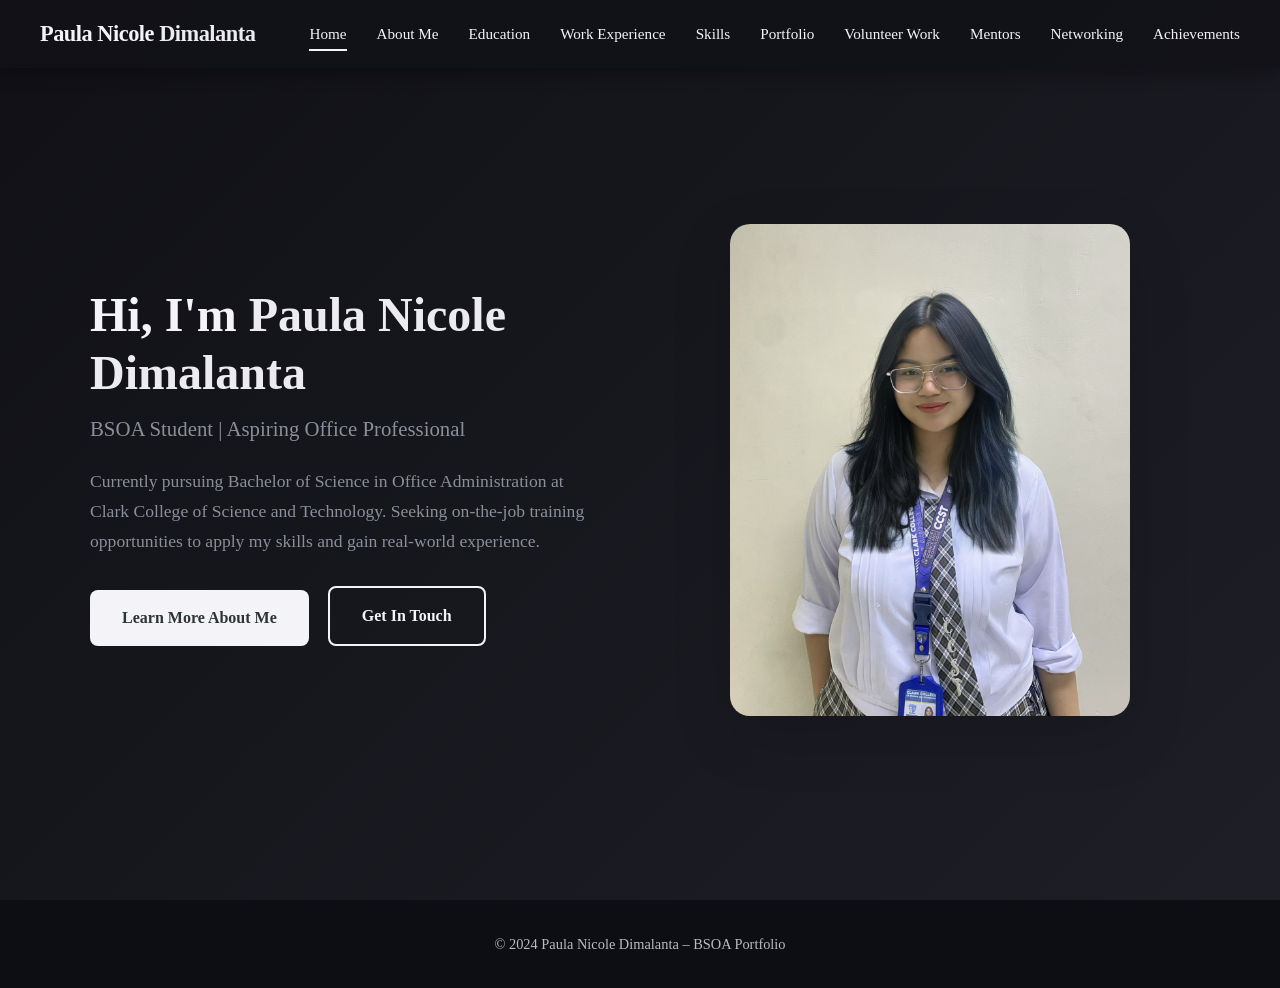
<file: index.html>
<!DOCTYPE html>
<html lang="en">
<head>
    <meta charset="UTF-8">
    <meta name="viewport" content="width=device-width, initial-scale=1.0">
    <title>Paula Nicole Dimalanta - BSOA Portfolio</title>
    <link rel="stylesheet" href="css/style.css">
    <link rel="stylesheet" href="css/fullscreen-ripple.css">
    <link href='https://unpkg.com/boxicons@2.1.4/css/boxicons.min.css' rel='stylesheet'>
</head>
<body class="no-button-animation">

    <header class="navbar">
        <a href="index.html" class="logo">Paula Nicole <span>Dimalanta</span></a>
        <i class='bx bx-menu' id="menu-icon"></i>
        <nav class="navbar-links">
            <a href="index.html" class="active">Home</a>
            <a href="about.html">About Me</a>
            <a href="education.html">Education</a>
            <a href="workexperiences.html">Work Experience</a>
            <a href="skills.html">Skills</a>
            <a href="portfolio.html">Portfolio</a>
            <a href="volunteer.html">Volunteer Work</a>
            <a href="mentors.html">Mentors</a>
            <a href="networking.html">Networking</a>
            <a href="achievements.html">Achievements</a>
        </nav>
    </header>
    
    <section class="hero-section">
        <div class="hero-content">
            <div class="hero-text">
                <h1>Hi, I'm <span>Paula Nicole Dimalanta</span></h1>
                <p class="tagline">BSOA Student | Aspiring Office Professional</p>
                <p class="subtitle">Currently pursuing Bachelor of Science in Office Administration at Clark College of Science and Technology. Seeking on-the-job training opportunities to apply my skills and gain real-world experience.</p>
                <a href="about.html" class="btn">Learn More About Me</a>
                <a href="contact.html" class="btn btn-outline">Get In Touch</a>
            </div>
            <div class="hero-image">
                <img src="images/paula.jpg" alt="Paula Nicole Dimalanta Graduation Photo">
            </div>
        </div>
    </section>

    <footer>
        <p>&copy; 2024 Paula Nicole Dimalanta – BSOA Portfolio</p>
    </footer>

    <script src="script.js"></script>
</body>
</html>
</file>
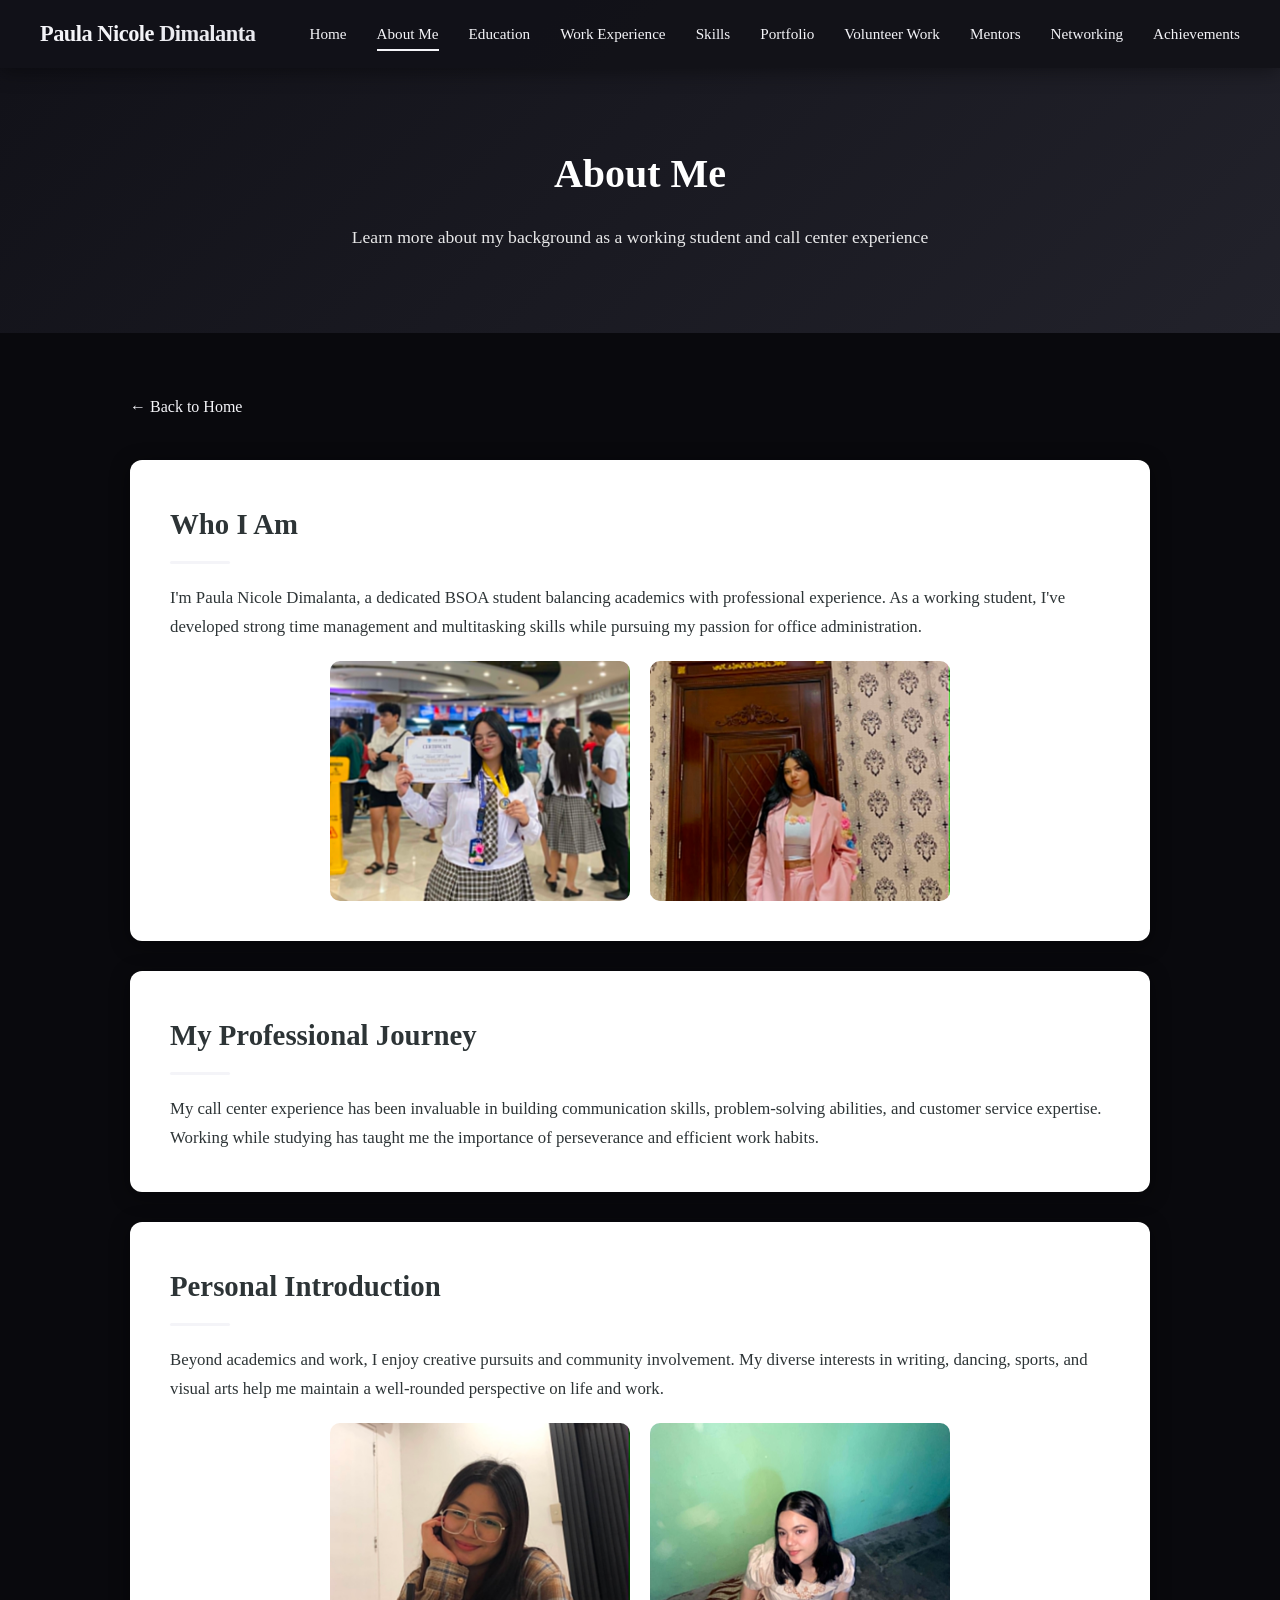
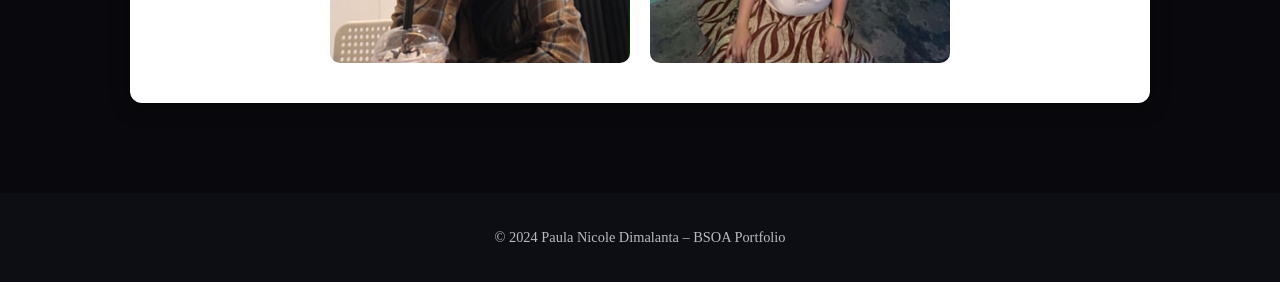
<file: about.html>
<!DOCTYPE html>
<html lang="en">
<head>
    <meta charset="UTF-8">
    <meta name="viewport" content="width=device-width, initial-scale=1.0">
    <title>About Me - Paula Nicole Dimalanta</title>
    <link rel="stylesheet" href="css/style.css">
    <link href='https://unpkg.com/boxicons@2.1.4/css/boxicons.min.css' rel='stylesheet'>
</head>
<body>

    <header class="navbar">
        <a href="index.html" class="logo">Paula Nicole <span>Dimalanta</span></a>
        <i class='bx bx-menu' id="menu-icon"></i>
        <nav class="navbar-links">
            <a href="index.html">Home</a>
            <a href="about.html" class="active">About Me</a>
            <a href="education.html">Education</a>
            <a href="workexperiences.html">Work Experience</a>
            <a href="skills.html">Skills</a>
            <a href="portfolio.html">Portfolio</a>
            <a href="volunteer.html">Volunteer Work</a>
            <a href="mentors.html">Mentors</a>
            <a href="networking.html">Networking</a>
            <a href="achievements.html">Achievements</a>
        </nav>
    </header>

    <header class="page-header">
        <h1>About Me</h1>
        <p>Learn more about my background as a working student and call center experience</p>
    </header>

    <main class="main-content">
        <a href="index.html" class="back-link">← Back to Home</a>
        
        <div class="content-section">
            <h2>Who I Am</h2>
            <p>I'm Paula Nicole Dimalanta, a dedicated BSOA student balancing academics with professional experience. As a working student, I've developed strong time management and multitasking skills while pursuing my passion for office administration.</p>
            <div style="display: flex; gap: 20px; flex-wrap: wrap; justify-content: center; margin-top: 20px;">
                <img src="images/paulaa.jfif" alt="Call Center Work Experience" style="max-width: 300px; border-radius: 10px;">
                <img src="images/paulaaa.jfif" alt="Call Center Experience" style="max-width: 300px; border-radius: 10px;">
            </div>
        </div>

        <div class="content-section">
            <h2>My Professional Journey</h2>
            <p>My call center experience has been invaluable in building communication skills, problem-solving abilities, and customer service expertise. Working while studying has taught me the importance of perseverance and efficient work habits.</p>
        </div>

        <div class="content-section">
            <h2>Personal Introduction</h2>
            <p>Beyond academics and work, I enjoy creative pursuits and community involvement. My diverse interests in writing, dancing, sports, and visual arts help me maintain a well-rounded perspective on life and work.</p>
            <div style="display: flex; gap: 20px; flex-wrap: wrap; justify-content: center; margin-top: 20px;">
                <img src="images/paula3.jfif" alt="Call Center Work Experience" style="max-width: 300px; border-radius: 10px;">
                <img src="images/paula4.jfif" alt="Call Center Experience" style="max-width: 300px; border-radius: 10px;">
            </div>
        </div>
    </main>
    <footer>
        <p>&copy; 2024 Paula Nicole Dimalanta – BSOA Portfolio</p>
    </footer>
    <script src="script.js"></script>
</body>
</html>
</file>
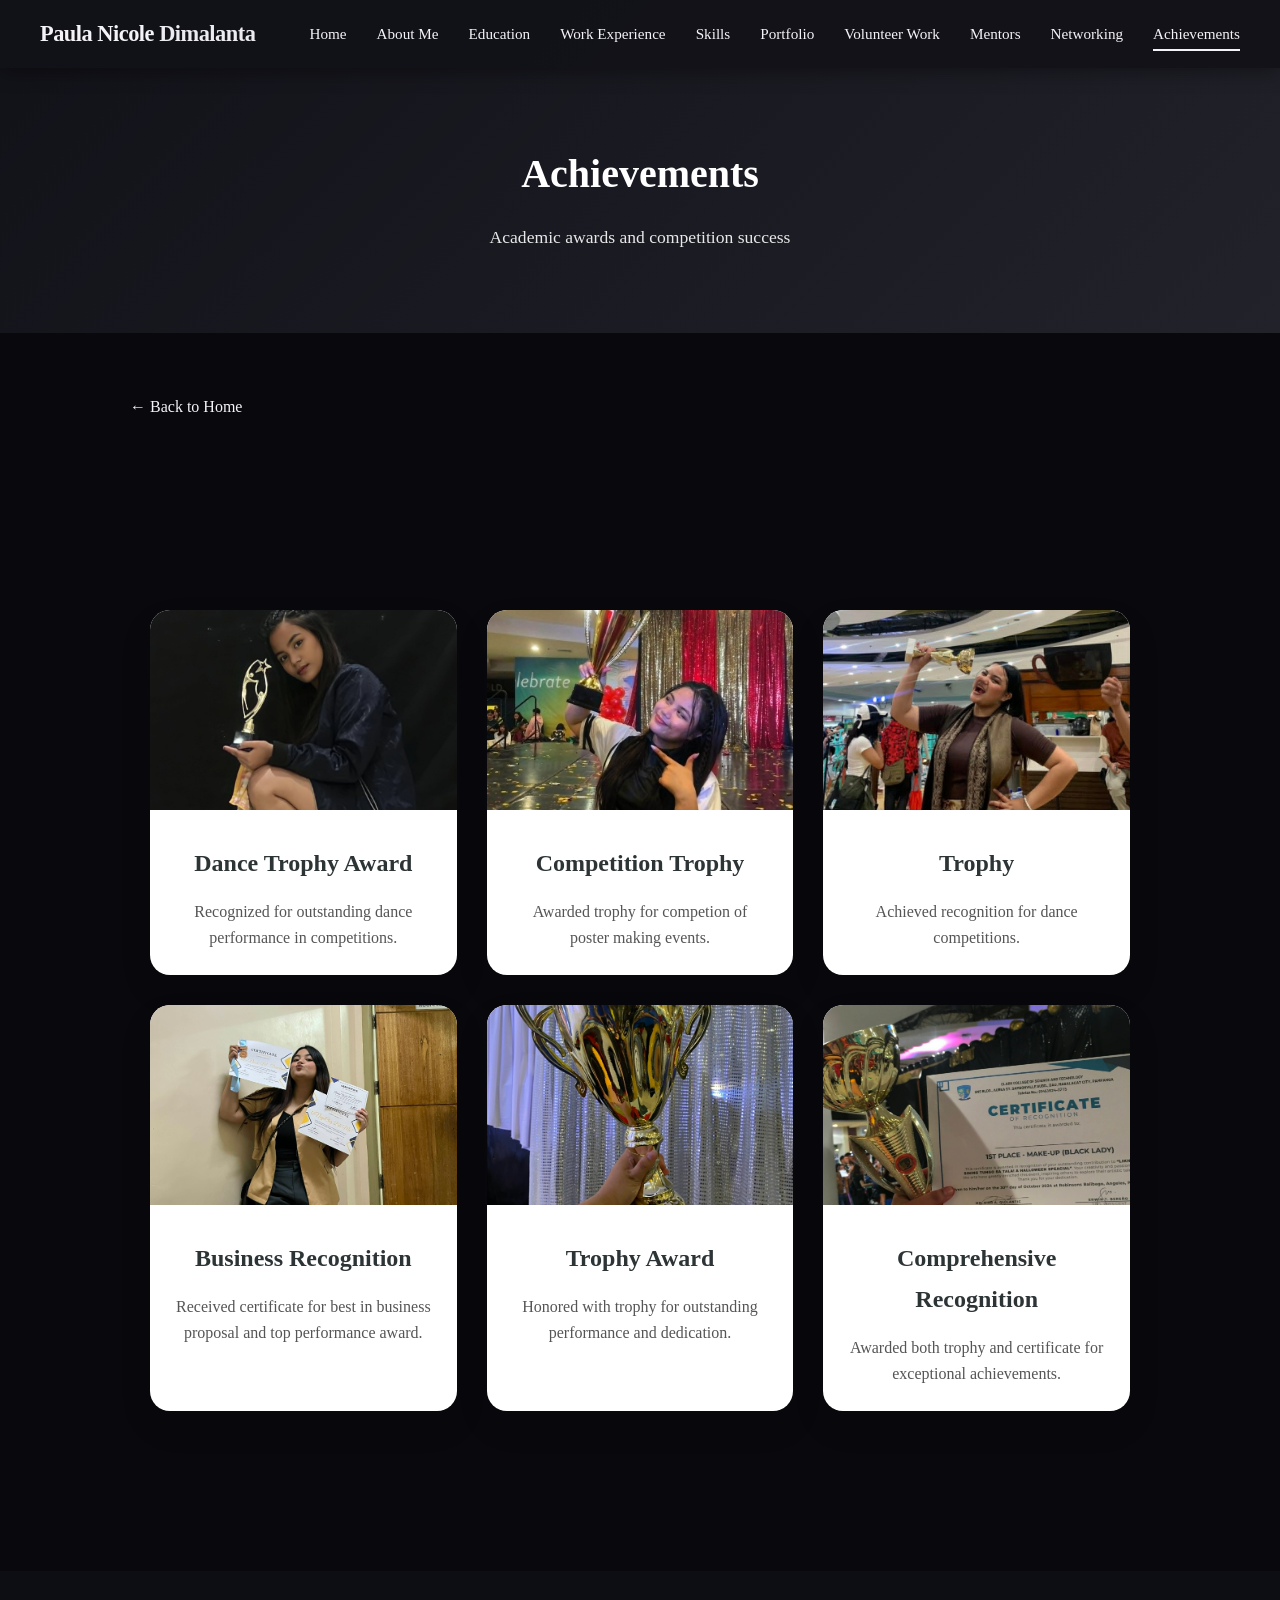
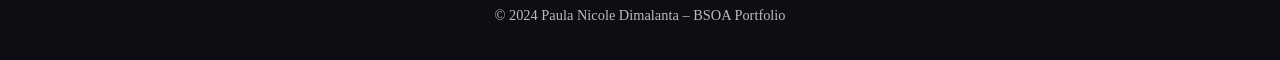
<file: achievements.html>
<!DOCTYPE html>
<html lang="en">
<head>
    <meta charset="UTF-8">
    <meta name="viewport" content="width=device-width, initial-scale=1.0">
    <title>Achievements</title>
    <link rel="stylesheet" href="css/style.css">
    <link href='https://unpkg.com/boxicons@2.1.4/css/boxicons.min.css' rel='stylesheet'>
    <style>
        .achievements-section {
            padding: 100px 20px;
            max-width: 1200px;
            margin: 0 auto;
        }

        .achievements-grid {
            display: grid;
            grid-template-columns: repeat(auto-fit, minmax(300px, 1fr));
            gap: 30px;
            margin-top: 50px;
        }

        .achievement-card {
            background: #fff;
            border-radius: 20px;
            overflow: hidden;
            box-shadow: 0 15px 35px rgba(0, 0, 0, 0.08);
            transition: transform 0.3s ease, box-shadow 0.3s ease;
        }

        .achievement-card:hover {
            transform: translateY(-5px);
            box-shadow: 0 20px 45px rgba(0, 0, 0, 0.12);
        }

        .achievement-image {
            width: 100%;
            height: 200px;
            object-fit: cover;
        }

        .achievement-content {
            padding: 25px;
            text-align: center;
        }

        .achievement-content h3 {
            font-size: 1.5rem;
            margin-bottom: 15px;
            color: #2d3436;
        }

        .achievement-content p {
            font-size: 1rem;
            line-height: 1.6;
            color: #555;
            margin: 0;
        }

        @media (max-width: 768px) {
            .achievements-grid {
                grid-template-columns: 1fr;
                gap: 20px;
            }

            .achievement-card {
                margin: 0 auto;
                max-width: 400px;
            }
        }
    </style>
</head>
<body>

    <header class="navbar">
        <a href="index.html" class="logo">Paula Nicole <span>Dimalanta</span></a>
        <i class='bx bx-menu' id="menu-icon"></i>
        <nav class="navbar-links">
            <a href="index.html">Home</a>
            <a href="about.html">About Me</a>
            <a href="education.html">Education</a>
            <a href="workexperiences.html">Work Experience</a>
            <a href="skills.html">Skills</a>
            <a href="portfolio.html">Portfolio</a>
            <a href="volunteer.html">Volunteer Work</a>
            <a href="mentors.html">Mentors</a>
            <a href="networking.html">Networking</a>
            <a href="achievements.html" class="active">Achievements</a>
        </nav>
    </header>

    <header class="page-header">
        <h1>Achievements</h1>
        <p>Academic awards and competition success</p>
    </header>

    <main class="main-content">
        <a href="index.html" class="back-link">← Back to Home</a>

        <section class="achievements-section">
            <div class="achievements-grid">
                <div class="achievement-card">
                    <img src="images/achievement12.jpg" alt="Achievement 1" class="achievement-image">
                    <div class="achievement-content">
                        <h3>Dance Trophy Award</h3>
                        <p>Recognized for outstanding dance performance in competitions.</p>
                    </div>
                </div>

                <div class="achievement-card">
                    <img src="images/achievement2.jfif" alt="Trophy Achievement" class="achievement-image">
                    <div class="achievement-content">
                        <h3>Competition Trophy</h3>
                        <p>Awarded trophy for competion of poster making events.</p>
                    </div>
                </div>

                <div class="achievement-card">
                    <img src="images/achievement3.jfif" alt="Trophy Competition" class="achievement-image">
                    <div class="achievement-content">
                        <h3>Trophy</h3>
                        <p>Achieved recognition for dance competitions.</p>
                    </div>
                </div>

                <div class="achievement-card">
                    <img src="images/achievement4.jfif" alt="Certificate Achievement" class="achievement-image">
                    <div class="achievement-content">
                        <h3>Business Recognition</h3>
                        <p>Received certificate for best in business proposal and top performance award.</p>
                    </div>
                </div>

                <div class="achievement-card">
                    <img src="images/achievement5.jfif" alt="Trophy Award" class="achievement-image">
                    <div class="achievement-content">
                        <h3>Trophy Award</h3>
                        <p>Honored with trophy for outstanding performance and dedication.</p>
                    </div>
                </div>

                <div class="achievement-card">
                    <img src="images/achievement6.jfif" alt="Trophy with Certificate" class="achievement-image">
                    <div class="achievement-content">
                        <h3>Comprehensive Recognition</h3>
                        <p>Awarded both trophy and certificate for exceptional achievements.</p>
                    </div>
                </div>
            </div>
        </section>

    </main>

    <footer>
        <p>&copy; 2024 Paula Nicole Dimalanta – BSOA Portfolio</p>
    </footer>

    <script src="script.js"></script>
</body>
</html>
</file>
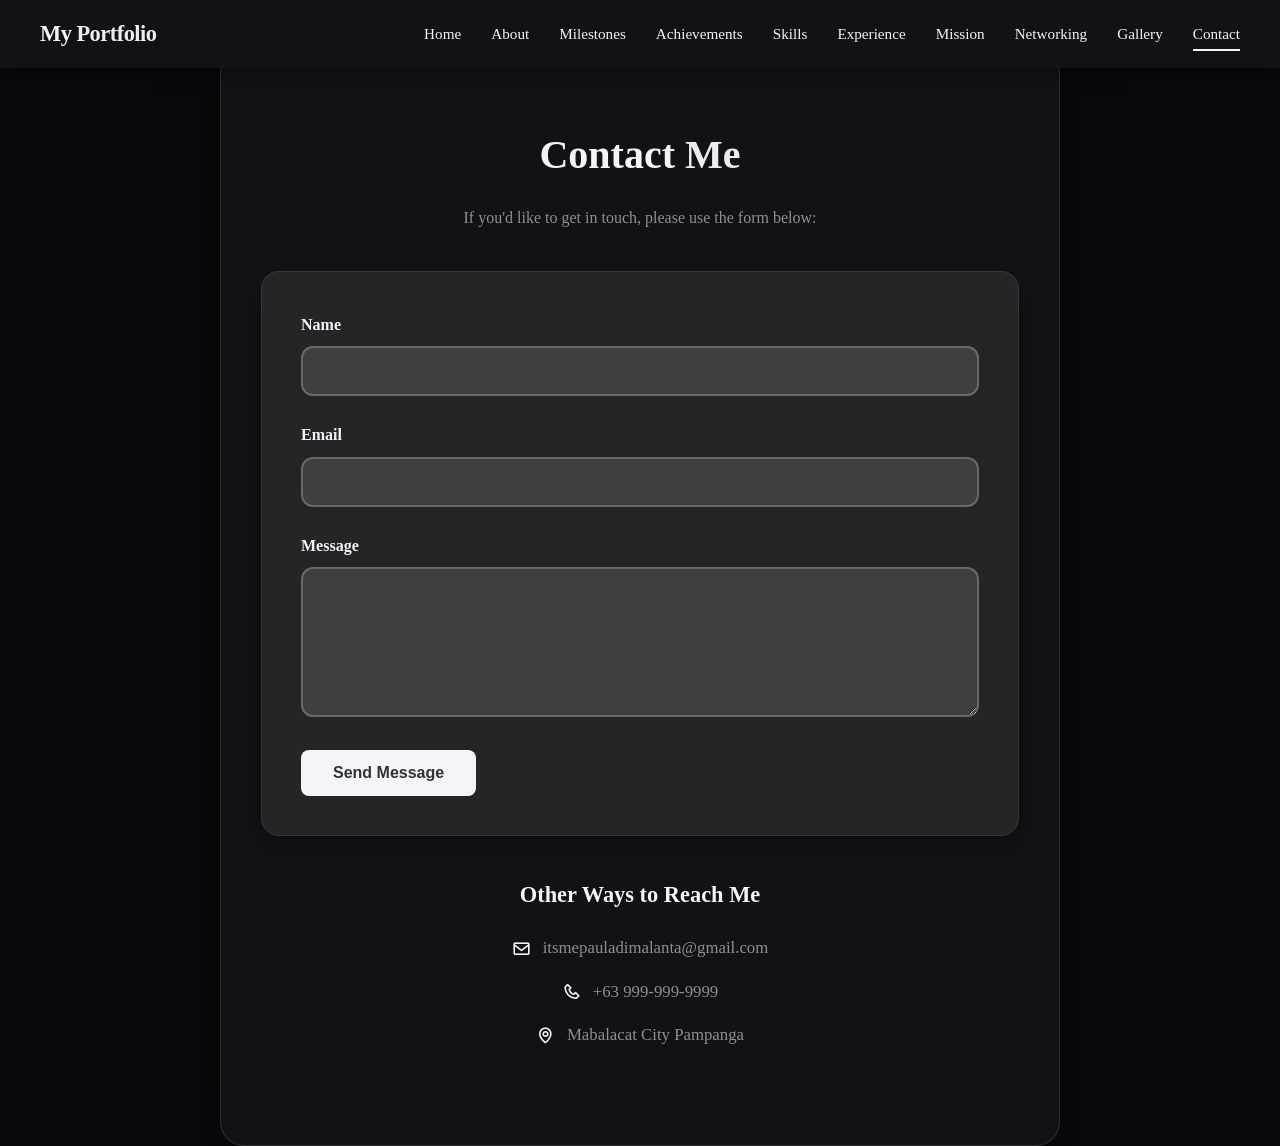
<file: contact.html>
<!DOCTYPE html>
<html lang="en">
<head>
    <meta charset="UTF-8">
    <meta name="viewport" content="width=device-width, initial-scale=1.0">
    <title>Contact Me</title>
    <link rel="stylesheet" href="css/style.css">
    <link href='https://unpkg.com/boxicons@2.1.4/css/boxicons.min.css' rel='stylesheet'>
</head>
<body>

    <header class="navbar">
        <a href="index.html" class="logo">My <span>Portfolio</span></a>
        <i class='bx bx-menu' id="menu-icon"></i>
       <nav class="navbar-links">
            <a href="index.html">Home</a>
            <a href="about.html">About</a>
            <a href="milestone.html">Milestones</a>
            <a href="achievements.html">Achievements</a>
            <a href="skills.html">Skills</a>
            <a href="workexperiences.html">Experience</a>
            <a href="mission.html">Mission</a>
            <a href="networking.html">Networking</a>
            <a href="gallery.html">Gallery</a>
            <a href="contact.html"class="active">Contact</a>
        </nav>
    </header>

    <section class="contact-section" id="contact">
        <h2 class="heading">Contact <span>Me</span></h2>
        <p>If you'd like to get in touch, please use the form below:</p>
        
        <form class="contact-form" id="contactForm">
            <div class="input-group">
                <label for="name">Name</label>
                <input type="text" id="name" name="name" required>
            </div>
            <div class="input-group">
                <label for="email">Email</label>
                <input type="email" id="email" name="email" required>
            </div>
            <div class="input-group">
                <label for="message">Message</label>
                <textarea id="message" name="message" rows="6" required></textarea>
            </div>
            <button type="submit" class="btn" id="sendBtn" onclick="showPopup(event)">Send Message</button>
        </form>

        <div class="contact-details">
            <h3>Other Ways to Reach Me</h3>
            <ul>
                <li><i class='bx bx-envelope'></i>itsmepauladimalanta@gmail.com</li>
                <li><i class='bx bx-phone'></i> +63 999-999-9999</li>
                <li><i class='bx bx-map'></i>Mabalacat City Pampanga</li>
            </ul>
        </div>
    </section>

    <div id="popupModal" class="popup-modal">
        <div class="popup-modal-content">
            <h2>Message Sent</h2>
            <p>Message sent to Paula!</p>
            <button class="btn" id="popupOkBtn">Okay</button>
        </div>
    </div>

    <script src="script.js"></script>
    <script>
        function showPopup(event) {
            event.preventDefault();
            document.getElementById('popupModal').classList.add('active');
            document.getElementById('contactForm').reset();
        }
        document.getElementById('popupOkBtn').addEventListener('click', function() {
            document.getElementById('popupModal').classList.remove('active');
        });
        document.getElementById('popupClose').addEventListener('click', function() {
            document.getElementById('popupModal').classList.remove('active');
        });
    </script>
</body>
</html>
</file>
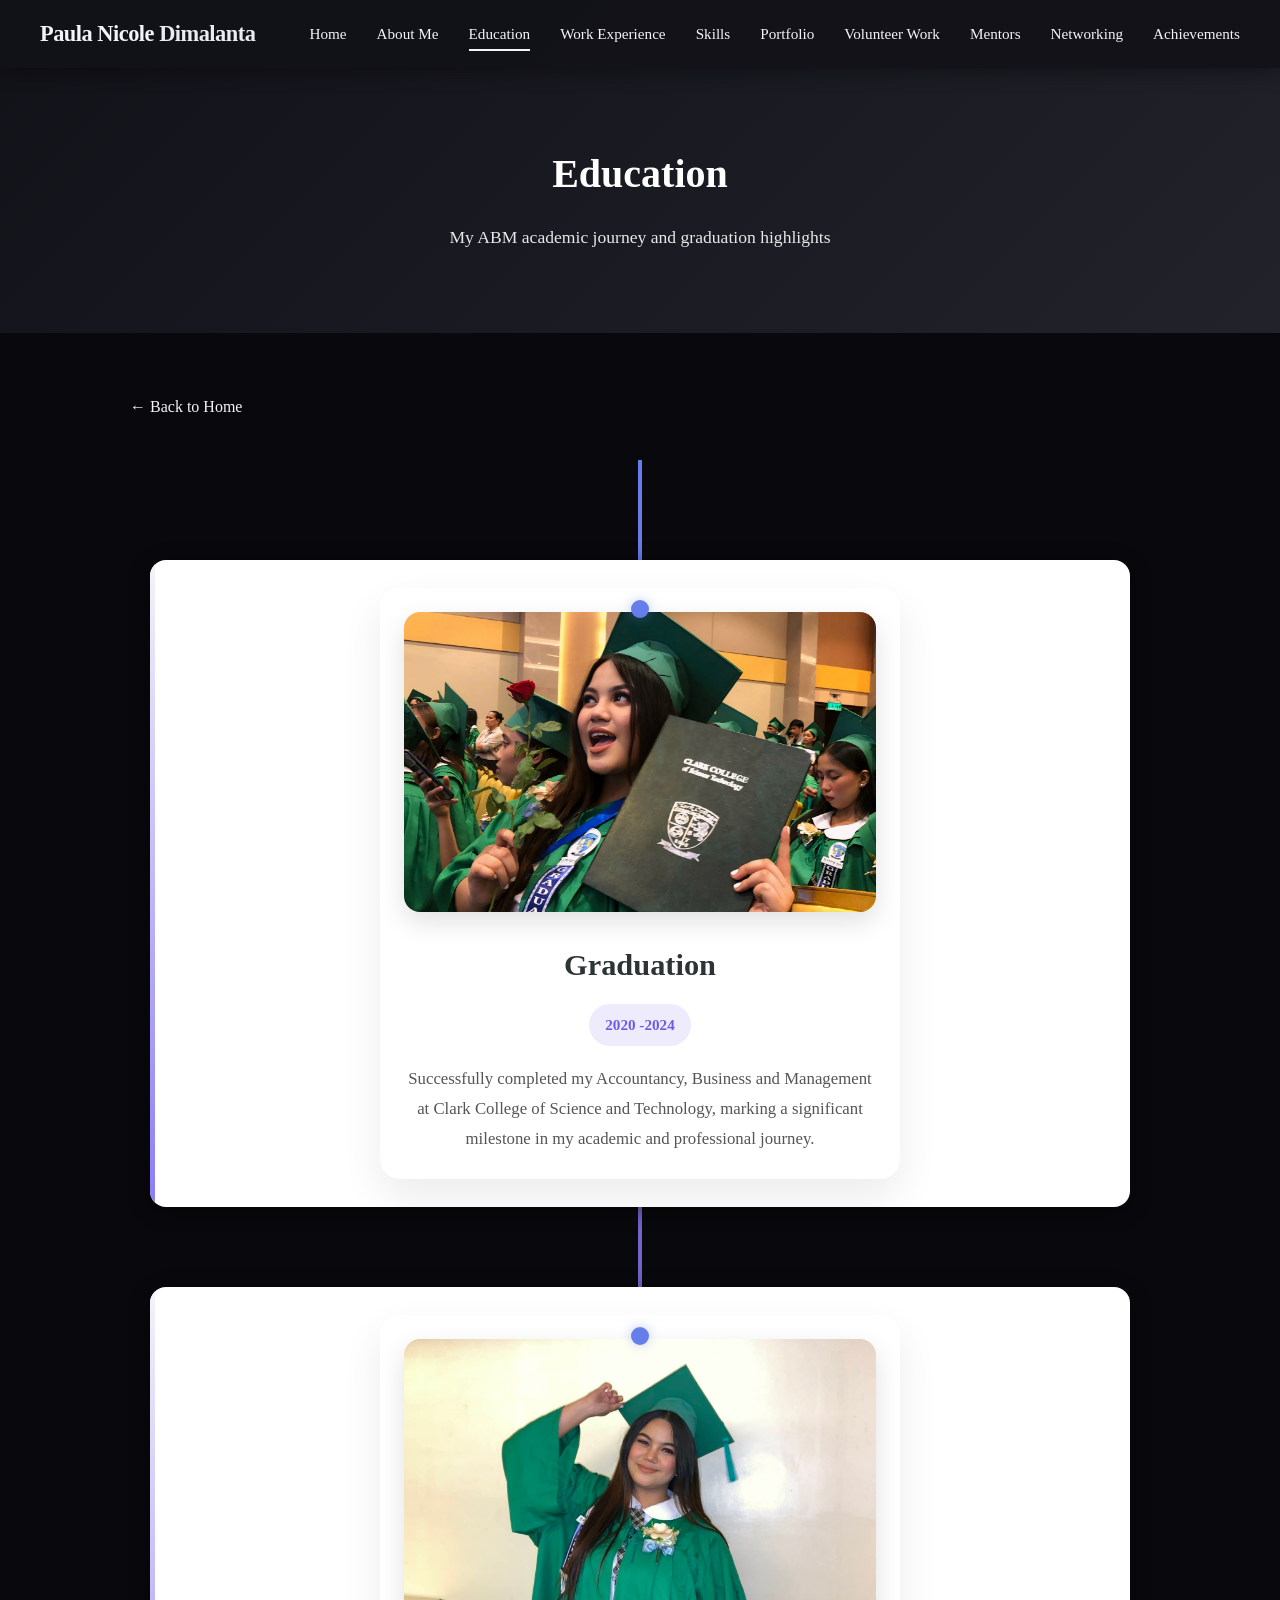
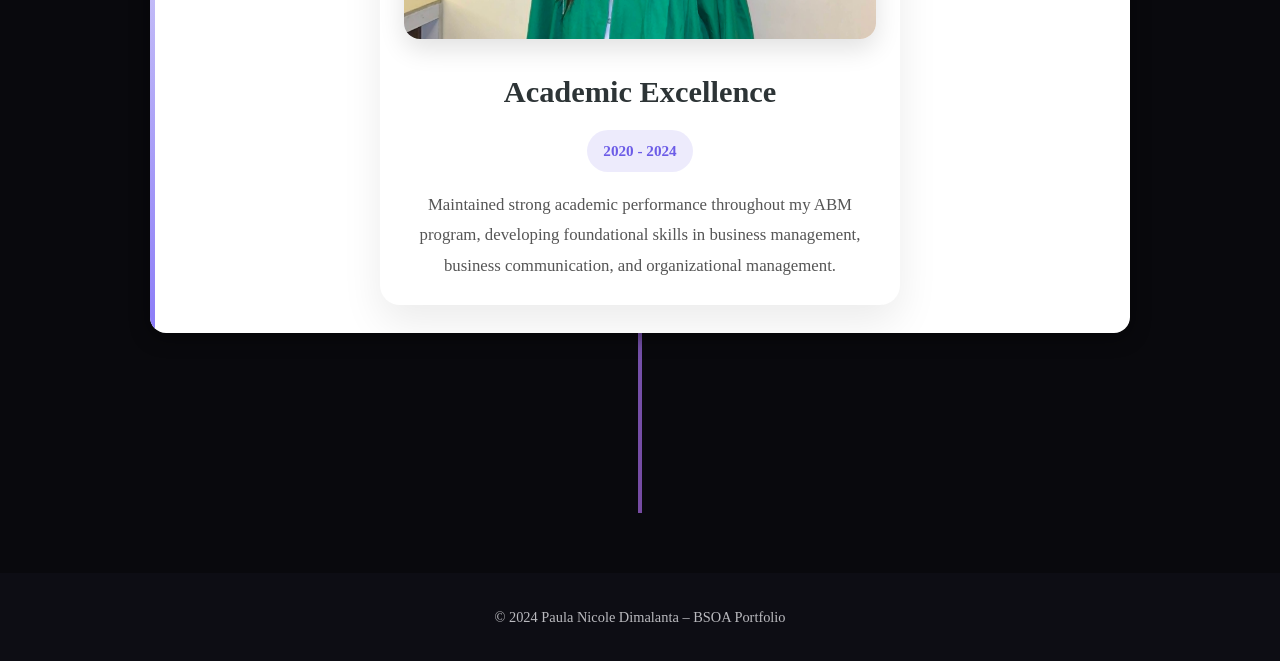
<file: education.html>
<!DOCTYPE html>
<html lang="en">
<head>
    <meta charset="UTF-8">
    <meta name="viewport" content="width=device-width, initial-scale=1.0">
    <title>Education - Paula Nicole Dimalanta</title>
    <link rel="stylesheet" href="css/style.css">
    <link href='https://unpkg.com/boxicons@2.1.4/css/boxicons.min.css' rel='stylesheet'>
    <style>
        .milestone-path {
            position: relative;
            max-width: 1200px;
            margin: 0 auto;
            padding: 100px 20px;
        }

        .path-line {
            position: absolute;
            left: 50%;
            top: 0;
            bottom: 0;
            width: 4px;
            background: linear-gradient(to bottom, #667eea, #764ba2);
            transform: translateX(-50%);
            z-index: 1;
        }

        .milestone-item {
            position: relative;
            display: flex;
            width: 100%;
            margin-bottom: 80px;
            justify-content: center;
            z-index: 2;
        }

        .milestone-card {
            width: 100%;
            max-width: 520px;
            background: #fff;
            border-radius: 20px;
            padding: 24px;
            box-shadow: 0 18px 40px rgba(0, 0, 0, 0.08);
            text-align: center;
            position: relative;
            margin: 0 auto;
        }

        .milestone-image {
            width: 100%;
            height: 300px;
            object-fit: cover;
            border-radius: 16px;
            box-shadow: 0 10px 26px rgba(0, 0, 0, 0.12);
            margin-bottom: 20px;
        }

        .milestone-content h3 {
            font-size: 1.9rem;
            margin-bottom: 12px;
            color: #2d3436;
        }

        .milestone-content .date {
            display: inline-block;
            font-size: 0.95rem;
            color: #6c5ce7;
            background: rgba(108, 92, 231, 0.12);
            padding: 8px 16px;
            border-radius: 999px;
            margin: 0 auto 18px;
        }

        .milestone-content p {
            font-size: 1.05rem;
            line-height: 1.8;
            color: #555;
            margin: 0;
        }

        .path-dot {
            position: absolute;
            left: 50%;
            top: 40px;
            width: 18px;
            height: 18px;
            background: #667eea;
            border-radius: 50%;
            transform: translateX(-50%);
            box-shadow: 0 0 12px rgba(102, 126, 234, 0.4);
            z-index: 3;
        }

        @media (max-width: 1024px) {
            .milestone-item {
                justify-content: center;
            }

            .milestone-card {
                max-width: 90%;
                text-align: center;
                margin: 0;
                padding: 20px;
            }

            .milestone-content .date {
                margin: 0 auto 18px;
            }

            .path-line {
                left: 20px;
            }

            .path-dot {
                left: 20px;
                transform: translateX(0);
            }
        }

        @media (max-width: 768px) {
            .milestone-path {
                padding: 50px 10px;
            }

            .milestone-item {
                margin-bottom: 40px;
            }

            .milestone-card {
                max-width: 95%;
                padding: 16px;
            }

            .milestone-image {
                height: 200px;
                margin-bottom: 16px;
            }

            .milestone-content h3 {
                font-size: 1.5rem;
                margin-bottom: 10px;
            }

            .milestone-content .date {
                font-size: 0.9rem;
                padding: 6px 12px;
                margin-bottom: 14px;
            }

            .milestone-content p {
                font-size: 1rem;
                line-height: 1.6;
            }

            .path-line {
                display: none;
            }

            .path-dot {
                display: none;
            }
        }

        @media (max-width: 480px) {
            .milestone-path {
                padding: 30px 5px;
            }

            .milestone-card {
                padding: 12px;
            }

            .milestone-image {
                height: 150px;
                margin-bottom: 12px;
            }

            .milestone-content h3 {
                font-size: 1.3rem;
            }

            .milestone-content p {
                font-size: 0.95rem;
            }
        }
    </style>
</head>
<body>

    <header class="navbar">
        <a href="index.html" class="logo">Paula Nicole <span>Dimalanta</span></a>
        <i class='bx bx-menu' id="menu-icon"></i>
        <nav class="navbar-links">
            <a href="index.html">Home</a>
            <a href="about.html">About Me</a>
            <a href="education.html" class="active">Education</a>
            <a href="workexperiences.html">Work Experience</a>
            <a href="skills.html">Skills</a>
            <a href="portfolio.html">Portfolio</a>
            <a href="volunteer.html">Volunteer Work</a>
            <a href="mentors.html">Mentors</a>
            <a href="networking.html">Networking</a>
            <a href="achievements.html">Achievements</a>
        </nav>
    </header>

    <header class="page-header">
        <h1>Education</h1>
        <p>My ABM academic journey and graduation highlights</p>
    </header>

    <main class="main-content">
        <a href="index.html" class="back-link">← Back to Home</a>
        
        <section class="milestone-path">
            <div class="path-line"></div>

            <div class="milestone-item">
                <div class="path-dot"></div>
                <div class="milestone-card">
                    <img src="images/educational1.jfif" alt="BSOA Graduation" class="milestone-image">
                    <div class="milestone-content">
                        <h3>Graduation</h3>
                        <span class="date">2020 -2024</span>
                        <p>Successfully completed my Accountancy, Business and Management at Clark College of Science and Technology, marking a significant milestone in my academic and professional journey.</p>
                    </div>
                </div>
            </div>

            <div class="milestone-item">
                <div class="path-dot"></div>
                <div class="milestone-card">
                    <img src="images/educational.jfif" alt="Academic Excellence" class="milestone-image">
                    <div class="milestone-content">
                        <h3>Academic Excellence</h3>
                        <span class="date">2020 - 2024</span>
                        <p>Maintained strong academic performance throughout my ABM program, developing foundational skills in business management, business communication, and organizational management.</p>
                    </div>
                </div>
            </div>
        </section>

    </main>

    <footer>
        <p>&copy; 2024 Paula Nicole Dimalanta – BSOA Portfolio</p>
    </footer>

    <script src="script.js"></script>
</body>
</html>
</file>
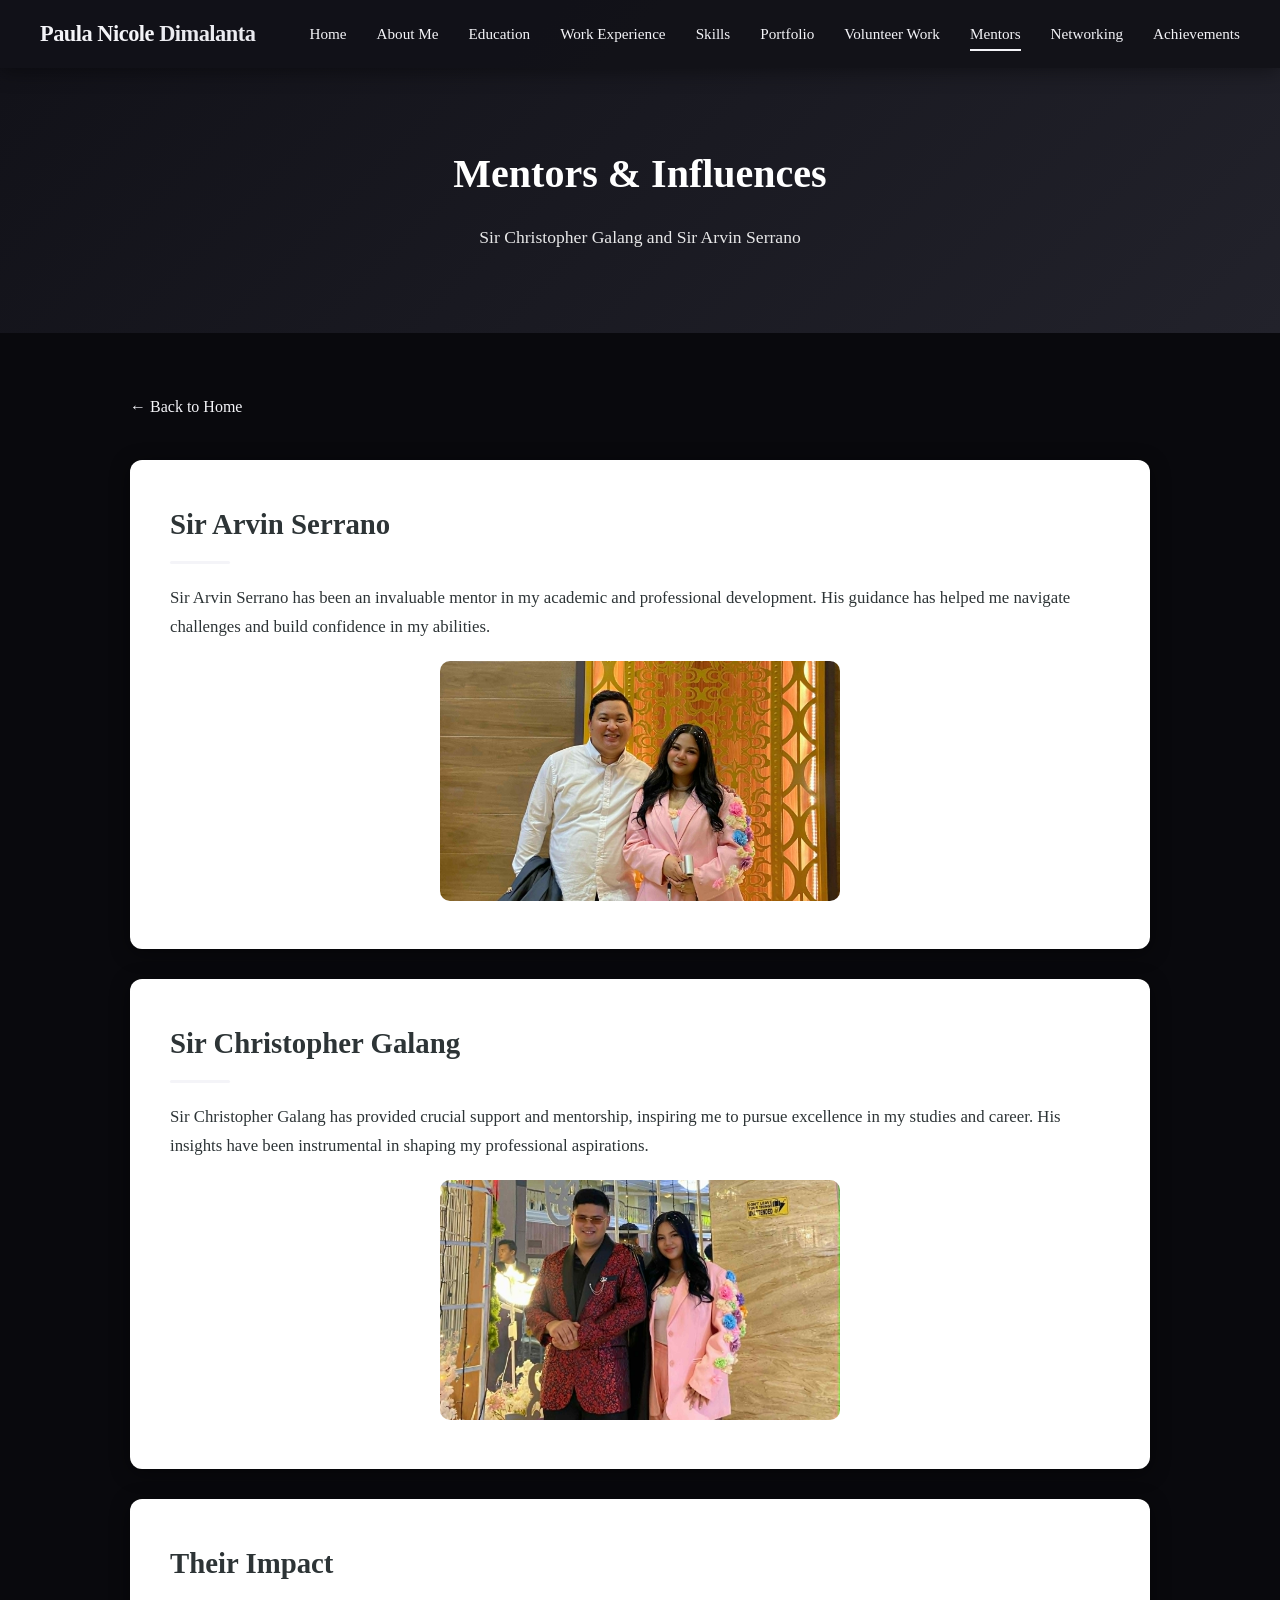
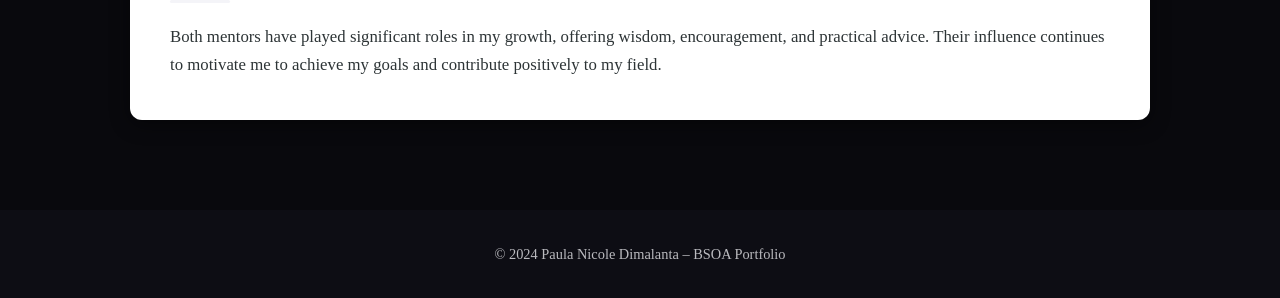
<file: mentors.html>
<!DOCTYPE html>
<html lang="en">
<head>
    <meta charset="UTF-8">
    <meta name="viewport" content="width=device-width, initial-scale=1.0">
    <title>Mentors & Influences - Paula Nicole Dimalanta</title>
    <link rel="stylesheet" href="css/style.css">
    <link href='https://unpkg.com/boxicons@2.1.4/css/boxicons.min.css' rel='stylesheet'>
</head>
<body>

    <header class="navbar">
        <a href="index.html" class="logo">Paula Nicole <span>Dimalanta</span></a>
        <i class='bx bx-menu' id="menu-icon"></i>
        <nav class="navbar-links">
            <a href="index.html">Home</a>
            <a href="about.html">About Me</a>
            <a href="education.html">Education</a>
            <a href="workexperiences.html">Work Experience</a>
            <a href="skills.html">Skills</a>
            <a href="portfolio.html">Portfolio</a>
            <a href="volunteer.html">Volunteer Work</a>
            <a href="mentors.html" class="active">Mentors</a>
            <a href="networking.html">Networking</a>
            <a href="achievements.html">Achievements</a>
        </nav>
    </header>

    <header class="page-header">
        <h1>Mentors & Influences</h1>
        <p>Sir Christopher Galang and Sir Arvin Serrano</p>
    </header>

    <main class="main-content">
        <a href="index.html" class="back-link">← Back to Home</a>
        
        <div class="content-section">
            <h2>Sir Arvin Serrano</h2>
            <p>Sir Arvin Serrano has been an invaluable mentor in my academic and professional development. His guidance has helped me navigate challenges and build confidence in my abilities.</p>
            <div style="text-align: center; margin-top: 20px;">
                <img src="images/mentor1.jfif" alt="Sir Arvin Serrano" style="max-width: 400px; border-radius: 10px;">
            </div>
        </div>

        <div class="content-section">
            <h2>Sir Christopher Galang</h2>
            <p>Sir Christopher Galang has provided crucial support and mentorship, inspiring me to pursue excellence in my studies and career. His insights have been instrumental in shaping my professional aspirations.</p>
            <div style="text-align: center; margin-top: 20px;">
                <img src="images/mentor2.jfif" alt="Sir Christopher Galang" style="max-width: 400px; border-radius: 10px;">
            </div>
        </div>

        <div class="content-section">
            <h2>Their Impact</h2>
            <p>Both mentors have played significant roles in my growth, offering wisdom, encouragement, and practical advice. Their influence continues to motivate me to achieve my goals and contribute positively to my field.</p>
        </div>
    </main>

    <footer>
        <p>&copy; 2024 Paula Nicole Dimalanta – BSOA Portfolio</p>
    </footer>

    <script src="script.js"></script>
</body>
</html>
</file>
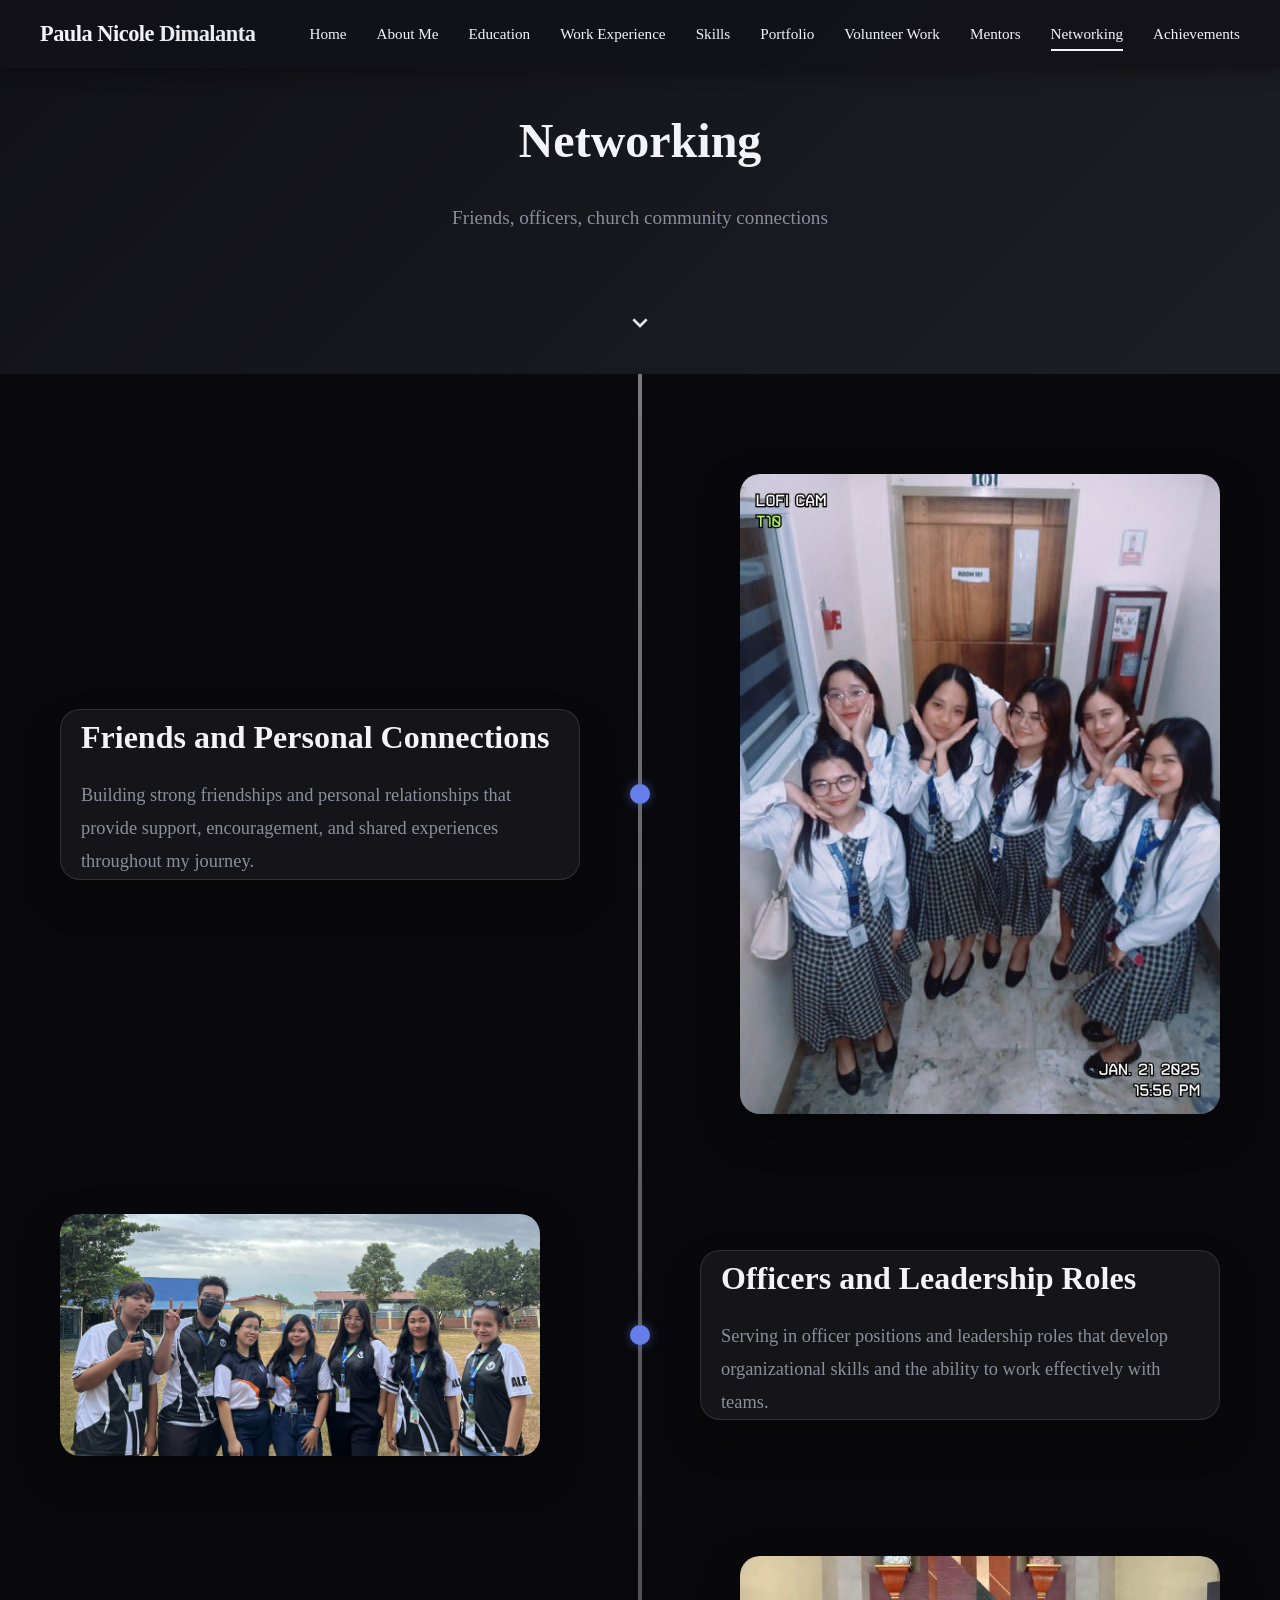
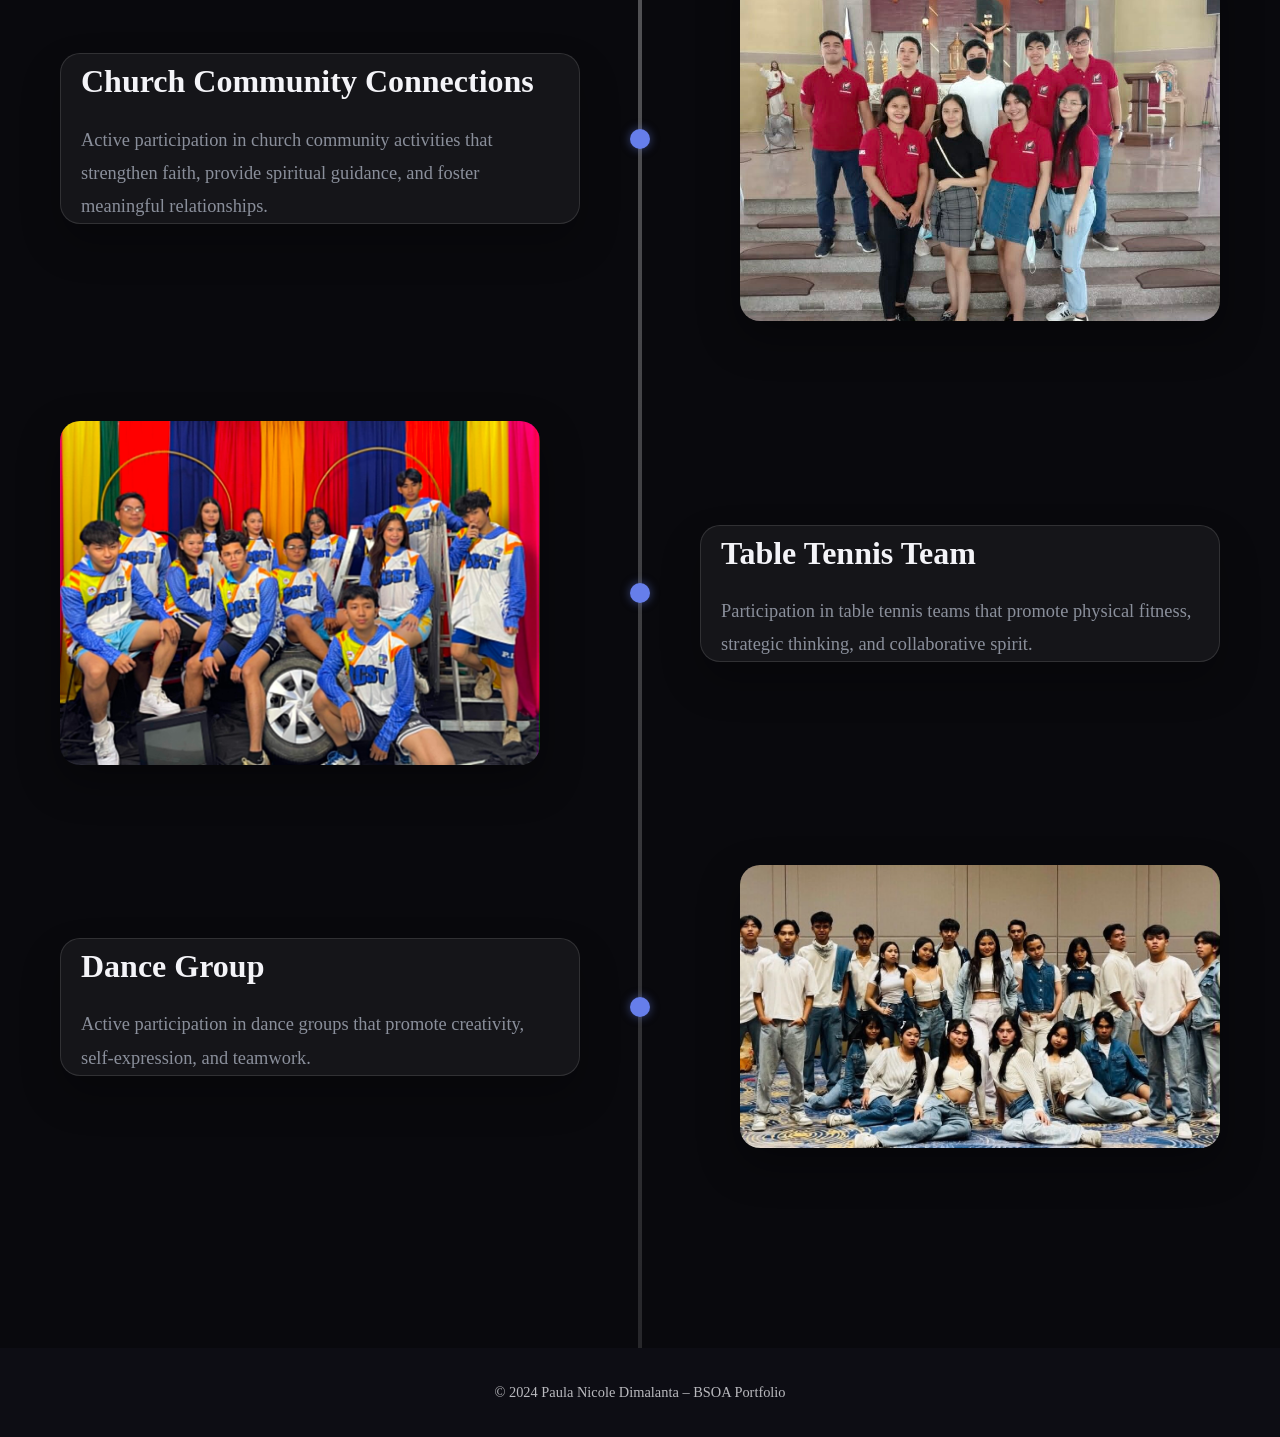
<file: networking.html>
<!DOCTYPE html>
<html lang="en">
<head>
    <meta charset="UTF-8">
    <meta name="viewport" content="width=device-width, initial-scale=1.0">
    <title>Networking</title>
    <link rel="stylesheet" href="css/style.css">
    <link href='https://unpkg.com/boxicons@2.1.4/css/boxicons.min.css' rel='stylesheet'>
    <style>
        .networking-hero {
            background: linear-gradient(135deg, #101016 0%, #1e1e26 100%);
            color: white;
            padding: 100px 20px;
            text-align: center;
            position: relative;
        }

        .networking-hero h1 {
            font-size: 3rem;
            margin-bottom: 20px;
            color: var(--accent);
        }

        .networking-hero p {
            font-size: 1.2rem;
            margin-bottom: 40px;
            color: var(--text-light);
        }

        .scroll-down {
            position: absolute;
            bottom: 30px;
            left: 50%;
            transform: translateX(-50%);
            animation: bounce 2s infinite;
        }

        .scroll-down i {
            font-size: 2rem;
            color: var(--accent-hover);
        }

        @keyframes bounce {
            0%, 20%, 50%, 80%, 100% {
                transform: translateY(0) translateX(-50%);
            }
            40% {
                transform: translateY(-10px) translateX(-50%);
            }
            60% {
                transform: translateY(-5px) translateX(-50%);
            }
        }

        .networking-path {
            position: relative;
            max-width: 1200px;
            margin: 0 auto;
            padding: 100px 20px;
        }

        .path-line {
            position: absolute;
            left: 50%;
            top: 0;
            bottom: 0;
            width: 4px;
            background: linear-gradient(to bottom, rgba(255,255,255,0.45), rgba(255,255,255,0.12));
            transform: translateX(-50%);
            z-index: 1;
        }

        .networking-item {
            display: flex;
            align-items: center;
            justify-content: space-between;
            margin-bottom: 100px;
            position: relative;
            width: 100%;
            gap: 40px;
        }

        .networking-item:nth-child(even) {
            flex-direction: row-reverse;
        }

        .networking-image {
            width: 45%;
            max-width: 480px;
            height: auto;
            object-fit: cover;
            border-radius: 20px;
            box-shadow: 0 16px 40px rgba(0,0,0,0.35);
            transition: transform 0.3s ease;
        }

        .networking-image:hover {
            transform: scale(1.05);
        }

        .networking-content {
            width: 50%;
            max-width: 520px;
            text-align: left;
            padding: 0 20px;
            background: rgba(255,255,255,0.05);
            border: 1px solid rgba(255,255,255,0.12);
            border-radius: 20px;
            box-shadow: 0 20px 40px rgba(0,0,0,0.24);
        }

        .networking-content h3 {
            font-size: 2rem;
            margin-bottom: 15px;
            color: var(--accent);
            word-break: break-word;
        }

        .networking-content p {
            font-size: 1.15rem;
            line-height: 1.8;
            color: var(--text-light);
            word-break: break-word;
            overflow-wrap: break-word;
        }

        @media (max-width: 1024px) {
            .networking-item {
                flex-direction: column;
                align-items: center;
                text-align: center;
            }

            .networking-image,
            .networking-content {
                width: 100%;
                max-width: 700px;
            }

            .networking-content {
                text-align: center;
            }
        }

        .path-dot {
            position: absolute;
            left: 50%;
            top: 50%;
            width: 20px;
            height: 20px;
            background: #667eea;
            border-radius: 50%;
            transform: translate(-50%, -50%);
            z-index: 2;
            box-shadow: 0 0 10px rgba(102, 126, 234, 0.5);
        }

        @media (max-width: 768px) {
            .networking-item {
                flex-direction: column !important;
                text-align: center;
            }

            .networking-content {
                padding: 20px 0;
            }

            .networking-image {
                width: 250px;
                height: 150px;
            }

            .path-line {
                display: none;
            }
        }
    </style>
</head>
<body>

    <header class="navbar">
        <a href="index.html" class="logo">Paula Nicole <span>Dimalanta</span></a>
        <i class='bx bx-menu' id="menu-icon"></i>
        <nav class="navbar-links">
            <a href="index.html">Home</a>
            <a href="about.html">About Me</a>
            <a href="education.html">Education</a>
            <a href="workexperiences.html">Work Experience</a>
            <a href="skills.html">Skills</a>
            <a href="portfolio.html">Portfolio</a>
            <a href="volunteer.html">Volunteer Work</a>
            <a href="mentors.html">Mentors</a>
            <a href="networking.html" class="active">Networking</a>
            <a href="achievements.html">Achievements</a>
        </nav>
    </header>

    <section class="networking-hero">
        <h1>Networking</h1>
        <p>Friends, officers, church community connections</p>
        <div class="scroll-down">
            <i class='bx bx-chevron-down'></i>
        </div>
    </section>

    <section class="networking-path">
        <div class="path-line"></div>

        <div class="networking-item">
            <div class="path-dot"></div>
            <img src="images/networking1.jfif" alt="Friends and Personal Connections" class="networking-image">
            <div class="networking-content">
                <h3>Friends and Personal Connections</h3>
                <p>Building strong friendships and personal relationships that provide support, encouragement, and shared experiences throughout my journey.</p>
            </div>
        </div>

        <div class="networking-item">
            <div class="path-dot"></div>
            <img src="images/networking2.jpg" alt="Officers and Leadership Roles" class="networking-image">
            <div class="networking-content">
                <h3>Officers and Leadership Roles</h3>
                <p>Serving in officer positions and leadership roles that develop organizational skills and the ability to work effectively with teams.</p>
            </div>
        </div>

        <div class="networking-item">
            <div class="path-dot"></div>
            <img src="images/networking3.jfif" alt="Church Community Connections" class="networking-image">
            <div class="networking-content">
                <h3>Church Community Connections</h3>
                <p>Active participation in church community activities that strengthen faith, provide spiritual guidance, and foster meaningful relationships.</p>
            </div>
        </div>

        <div class="networking-item">
            <div class="path-dot"></div>
            <img src="images/networking4.jfif" alt="Table Tennis Team" class="networking-image">
            <div class="networking-content">
                <h3>Table Tennis Team</h3>
                <p>Participation in table tennis teams that promote physical fitness, strategic thinking, and collaborative spirit.</p>
            </div>
        </div>

        <div class="networking-item">
            <div class="path-dot"></div>
            <img src="images/netwoking6.jpg" alt="Dance Group" class="networking-image">
            <div class="networking-content">
                <h3>Dance Group</h3>
                <p>Active participation in dance groups that promote creativity, self-expression, and teamwork.</p>
            </div>
        </div>
    </section>

    <footer>
        <p>&copy; 2024 Paula Nicole Dimalanta – BSOA Portfolio</p>
    </footer>

    <script src="script.js"></script>
    <script>
        // Smooth scroll to networking path when scroll-down is clicked
        document.querySelector('.scroll-down').addEventListener('click', function() {
            document.querySelector('.networking-path').scrollIntoView({
                behavior: 'smooth'
            });
        });
    </script>
</body>
</html>
</file>
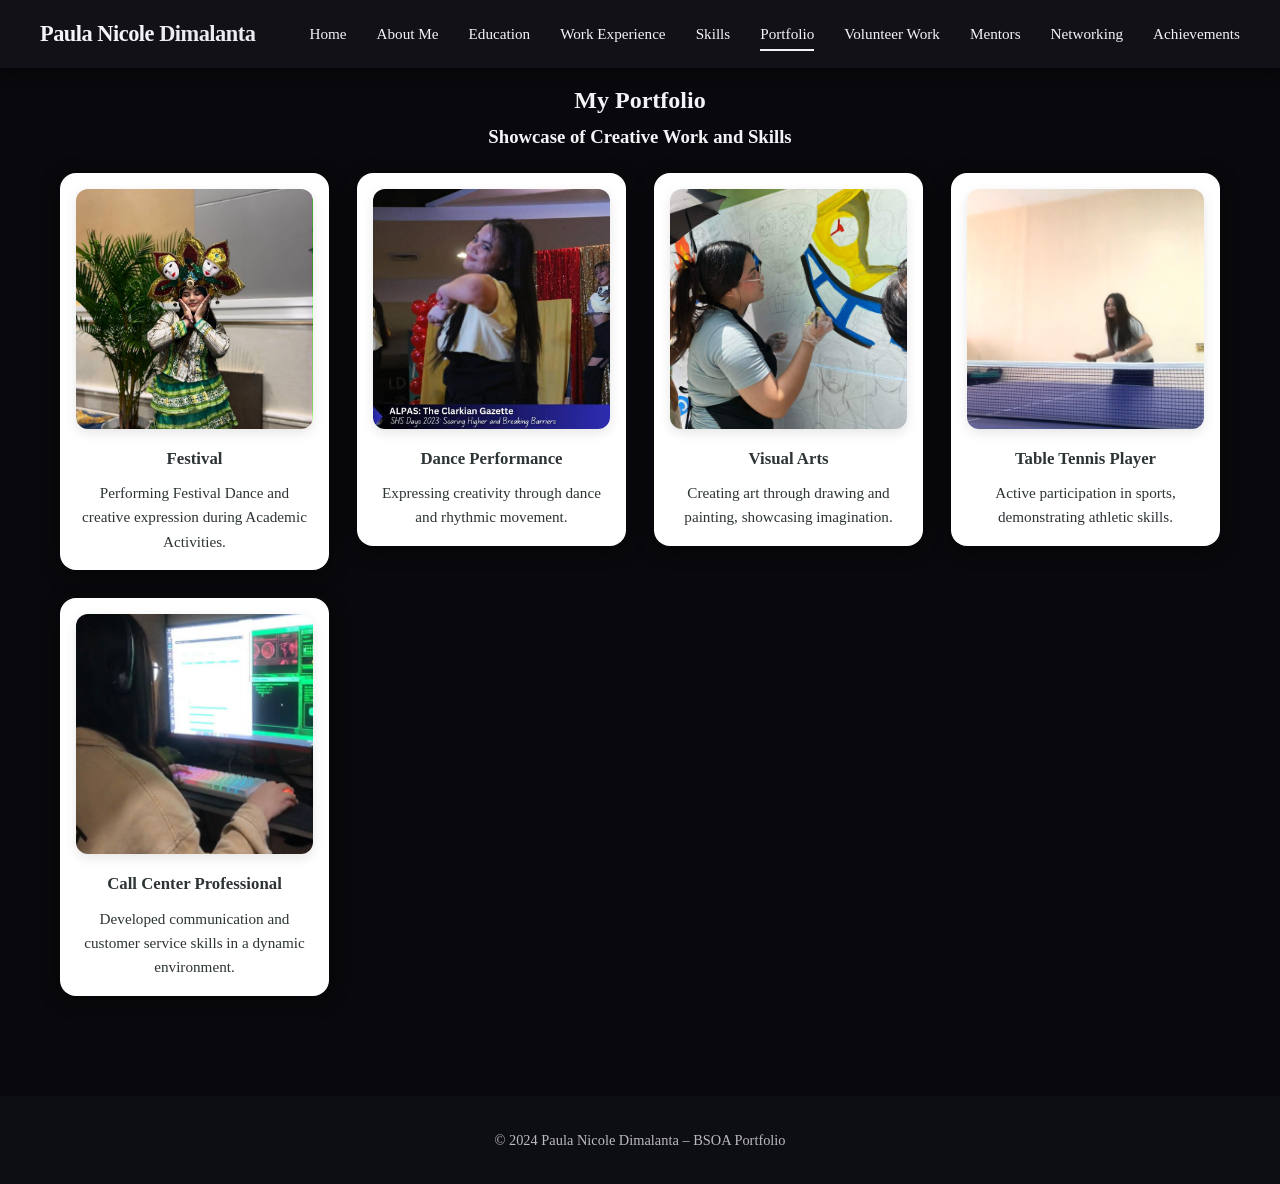
<file: portfolio.html>
<!DOCTYPE html>
<html lang="en">
<head>
    <meta charset="UTF-8">
    <meta name="viewport" content="width=device-width, initial-scale=1.0">
    <title>Portfolio - Paula Nicole Dimalanta</title>
    <link rel="stylesheet" href="css/style.css">
    <link href='https://unpkg.com/boxicons@2.1.4/css/boxicons.min.css' rel='stylesheet'>
</head>
<body>

    <header class="navbar">
        <a href="index.html" class="logo">Paula Nicole <span>Dimalanta</span></a>
        <i class='bx bx-menu' id="menu-icon"></i>
        <nav class="navbar-links">
            <a href="index.html">Home</a>
            <a href="about.html">About Me</a>
            <a href="education.html">Education</a>
            <a href="workexperiences.html">Work Experience</a>
            <a href="skills.html">Skills</a>
            <a href="portfolio.html" class="active">Portfolio</a>
            <a href="volunteer.html">Volunteer Work</a>
            <a href="mentors.html">Mentors</a>
            <a href="networking.html">Networking</a>
            <a href="achievements.html">Achievements</a>
        </nav>
    </header>

    <section class="gallery-section">
        <h2 class="heading">My <span>Portfolio</span></h2>
        <h3>Showcase of Creative Work and Skills</h3>
        
        <div class="gallery-grid" id="galleryGrid">
            <div class="gallery-item" data-title="Creative Skills" data-description="Showcasing skills in writing, dancing, sports, and drawing/painting.">
                <img src="images/skill1.jfif" alt="Festival Model">
                <div class="gallery-item-info">
                    <h4>Festival</h4>
                    <p>Performing Festival Dance and creative expression during Academic Activities.</p>
                </div>
            </div>
            <div class="gallery-item" data-title="Dancing" data-description="Passion for dance and performance.">
                <img src="images/skill2.jfif" alt="Dancing">
                <div class="gallery-item-info">
                    <h4>Dance Performance</h4>
                    <p>Expressing creativity through dance and rhythmic movement.</p>
                </div>
            </div>
            <div class="gallery-item" data-title="Drawing/Painting" data-description="Artistic skills in visual arts.">
                <img src="images/skill3.jfif" alt="Drawing/Painting">
                <div class="gallery-item-info">
                    <h4>Visual Arts</h4>
                    <p>Creating art through drawing and painting, showcasing imagination.</p>
                </div>
            </div>
            <div class="gallery-item" data-title="Sports" data-description="Enthusiasm for sports and physical activities.">
                <img src="images/skill4.jfif" alt="Table Tennis">
                <div class="gallery-item-info">
                    <h4>Table Tennis Player</h4>
                    <p>Active participation in sports, demonstrating athletic skills.</p>
                </div>
            </div>
            <div class="gallery-item" data-title="Work Experience" data-description="Professional experience in call center operations.">
                <img src="images/workexperience.jfif" alt="Call Center Work">
                <div class="gallery-item-info">
                    <h4>Call Center Professional</h4>
                    <p>Developed communication and customer service skills in a dynamic environment.</p>
                </div>
            </div>
        </div>
    </section>

    <footer>
        <p>&copy; 2024 Paula Nicole Dimalanta – BSOA Portfolio</p>
    </footer>

    <script src="script.js"></script>
</body>
</html>
</file>
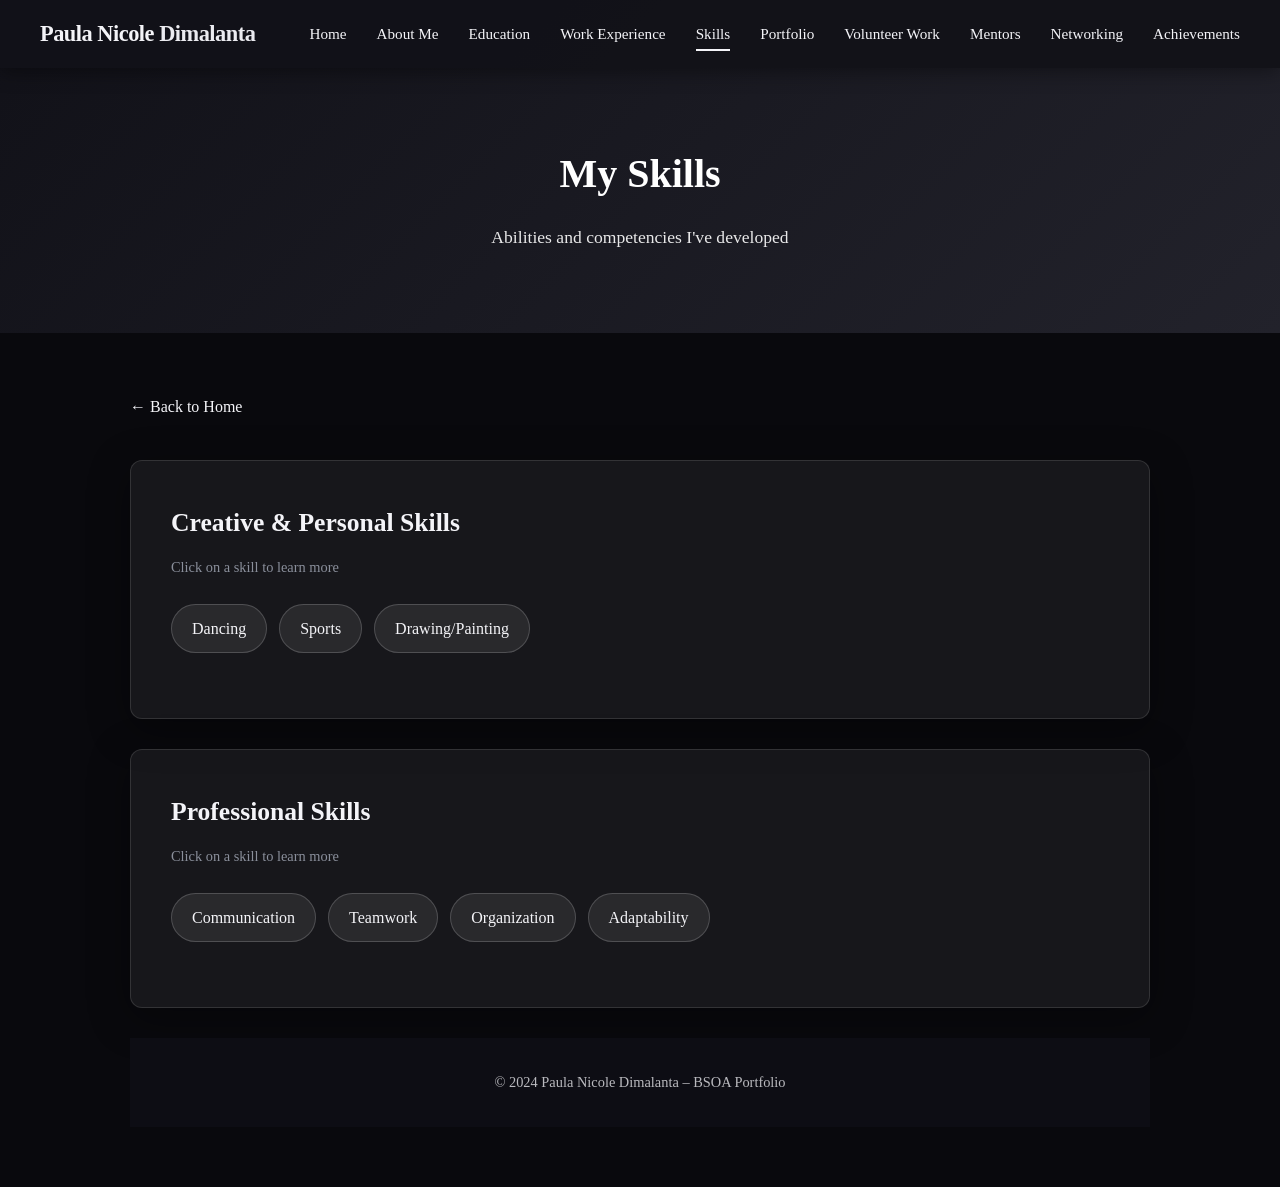
<file: skills.html>
<!DOCTYPE html>
<html lang="en">
<head>
    <meta charset="UTF-8">
    <meta name="viewport" content="width=device-width, initial-scale=1.0">
    <title>Skills</title>
    <link rel="stylesheet" href="css/style.css">
    <link href='https://unpkg.com/boxicons@2.1.4/css/boxicons.min.css' rel='stylesheet'>
</head>
<body>

    <header class="navbar">
        <a href="index.html" class="logo">Paula Nicole <span>Dimalanta</span></a>
        <i class='bx bx-menu' id="menu-icon"></i>
        <nav class="navbar-links">
            <a href="index.html">Home</a>
            <a href="about.html">About Me</a>
            <a href="education.html">Education</a>
            <a href="workexperiences.html">Work Experience</a>
            <a href="skills.html" class="active">Skills</a>
            <a href="portfolio.html">Portfolio</a>
            <a href="volunteer.html">Volunteer Work</a>
            <a href="mentors.html">Mentors</a>
            <a href="networking.html">Networking</a>
            <a href="achievements.html">Achievements</a>
        </nav>
    </header>

    <header class="page-header">
        <h1>My Skills</h1>
        <p>Abilities and competencies I've developed</p>
    </header>

    <main class="main-content">
        <a href="index.html" class="back-link">← Back to Home</a>

        <div class="skills-category">
            <h2>Creative & Personal Skills</h2>
            <p class="hint-text">Click on a skill to learn more</p>
            <div class="skills-grid">
                <span class="skill-tag" onclick="toggleSkill(this, 'dancing')">Dancing</span>
                <span class="skill-tag" onclick="toggleSkill(this, 'sports')">Sports</span>
                <span class="skill-tag" onclick="toggleSkill(this, 'drawing')">Drawing/Painting</span>
            </div>


            <div id="dancing" class="skill-content">
                <h3>Dancing</h3>
                <p>Dancing is one of my passions, allowing me to express creativity through movement. It helps me stay active and brings joy to both myself and others.</p>
                <img src="images/skill2.jfif" alt="" style="width: 400px; height: auto; max-width: 100%; border-radius: 8px; display: block; margin: 0 auto;">
            </div>

            <div id="sports" class="skill-content">
                <h3>Sports</h3>
                <p>I'm enthusiastic about sports, participating in various activities that promote physical fitness, teamwork, and healthy competition.</p>
                <img src="images/skill4.jfif" alt="" style="width: 400px; height: auto; max-width: 100%; border-radius: 8px; display: block; margin: 0 auto;">
            </div>

            <div id="drawing" class="skill-content">
                <h3>Drawing/Painting</h3>
                <p>I enjoy drawing and painting as creative outlets, using art to visualize ideas and express emotions through visual mediums.</p>
                <img src="images/skill3.jfif" alt="" style="width: 400px; height: auto; max-width: 100%; border-radius: 8px; display: block; margin: 0 auto;">
            </div>
        </div>

        <div class="skills-category">
            <h2>Professional Skills</h2>
            <p class="hint-text">Click on a skill to learn more</p>
            <div class="skills-grid">
                <span class="skill-tag" onclick="toggleSkill(this, 'communication')">Communication</span>
                <span class="skill-tag" onclick="toggleSkill(this, 'teamwork')">Teamwork</span>
                <span class="skill-tag" onclick="toggleSkill(this, 'organization')">Organization</span>
                <span class="skill-tag" onclick="toggleSkill(this, 'adaptability')">Adaptability</span>
            </div>

            <div id="communication" class="skill-content">
                <h3>Communication</h3>
                <p>Effective communication is at the core of everything I do. I excel at conveying ideas clearly through written and verbal channels, actively listening to understand others' perspectives, and adapting my communication style to suit different audiences.</p>
            </div>

            <div id="teamwork" class="skill-content">
                <h3>Teamwork</h3>
                <p>I thrive in collaborative environments and believe that the best results come from diverse teams working together. I'm skilled at contributing my strengths while supporting others to achieve common goals.</p>
            </div>

            <div id="organization" class="skill-content">
                <h3>Organization & Filing</h3>
                <p>I'm proficient in organizing documents, maintaining records, and managing filing systems both physically and digitally. I understand the importance of efficient document management in any office setting.</p>
            </div>

            <div id="adaptability" class="skill-content">
                <h3>Adaptability</h3>
                <p>In a rapidly changing world, I embrace flexibility and remain open to new ideas and approaches. I quickly adjust to changing circumstances and view every change as an opportunity to grow.</p>
            </div>
        </div>

    <script src="script.js"></script>
    <script>
        function toggleSkill(element, skillId) {
            const allContents = document.querySelectorAll('.skill-content');
            const allTags = document.querySelectorAll('.skill-tag');
            
            allContents.forEach(content => content.classList.remove('active'));
            allTags.forEach(tag => tag.style.background = '');
            allTags.forEach(tag => tag.style.color = '');
            
            const targetContent = document.getElementById(skillId);
            if (targetContent) {
                targetContent.classList.add('active');
                element.style.background = '#6c5ce7';
                element.style.color = 'white';
            }
        }
    </script>

    <footer>
        <p>&copy; 2024 Paula Nicole Dimalanta – BSOA Portfolio</p>
    </footer>
</body>
</html>
</file>
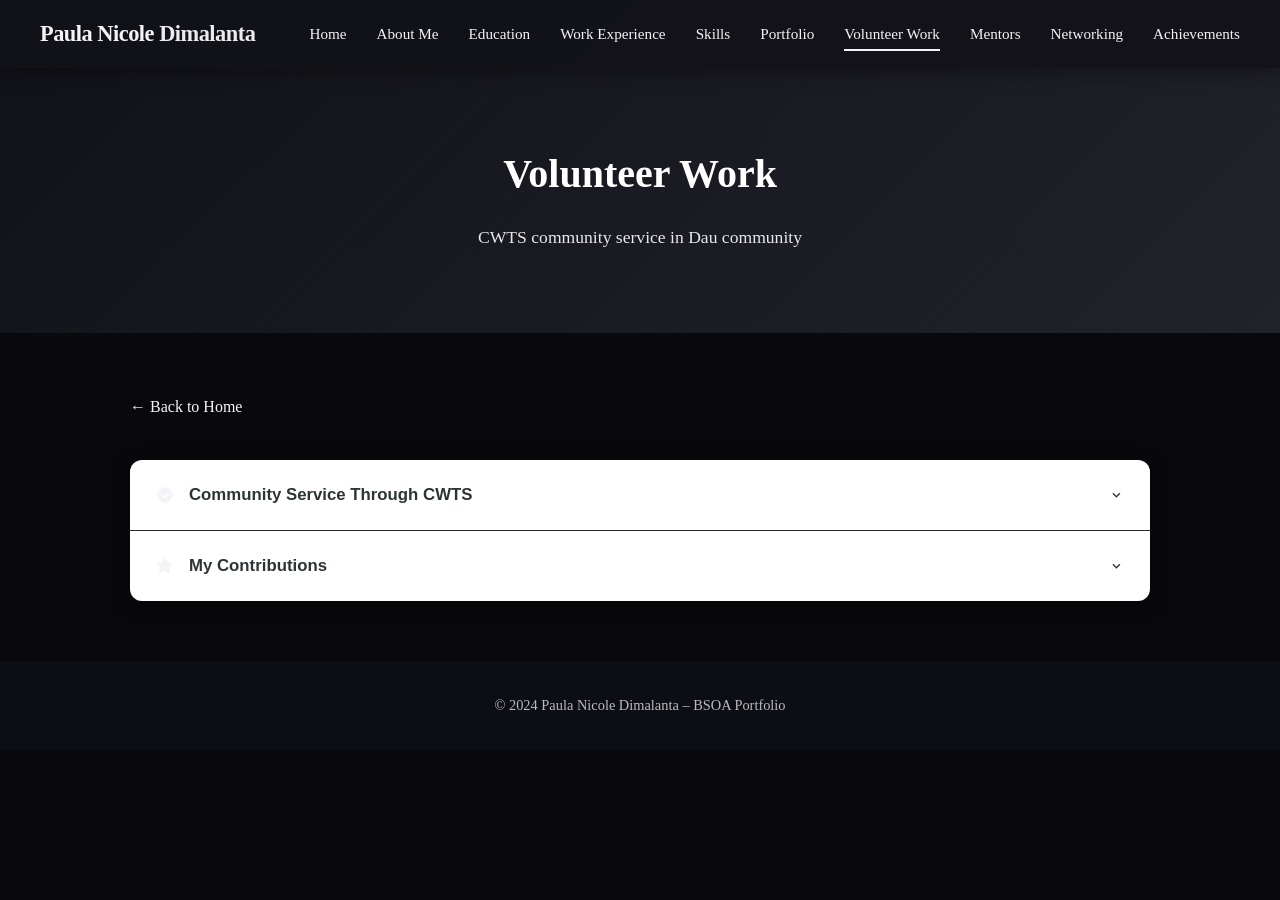
<file: volunteer.html>
<!DOCTYPE html>
<html lang="en">
<head>
    <meta charset="UTF-8">
    <meta name="viewport" content="width=device-width, initial-scale=1.0">
    <title>Volunteer Work - Paula Nicole Dimalanta</title>
    <link rel="stylesheet" href="css/style.css">
    <link href='https://unpkg.com/boxicons@2.1.4/css/boxicons.min.css' rel='stylesheet'>
</head>
<body>

    <header class="navbar">
        <a href="index.html" class="logo">Paula Nicole <span>Dimalanta</span></a>
        <i class='bx bx-menu' id="menu-icon"></i>
        <nav class="navbar-links">
            <a href="index.html">Home</a>
            <a href="about.html">About Me</a>
            <a href="education.html">Education</a>
            <a href="workexperiences.html">Work Experience</a>
            <a href="skills.html">Skills</a>
            <a href="portfolio.html">Portfolio</a>
            <a href="volunteer.html" class="active">Volunteer Work</a>
            <a href="mentors.html">Mentors</a>
            <a href="networking.html">Networking</a>
            <a href="achievements.html">Achievements</a>
        </nav>
    </header>

    <header class="page-header">
        <h1>Volunteer Work</h1>
        <p>CWTS community service in Dau community</p>
    </header>

    <main class="main-content">
        <a href="index.html" class="back-link">← Back to Home</a>
        
        <div class="faqs-container">
            <div class="faq-item">
                <button class="faq-question">
                    <i class='bx bxs-badge-check'></i>
                    <span>Community Service Through CWTS</span>
                    <i class='bx bx-chevron-down faq-toggle'></i>
                </button>
                <div class="faq-answer">
                    <p>As part of my Civic Welfare Training Service (CWTS), I actively participated in community service initiatives in the Dau community. This experience allowed me to contribute to local welfare efforts and develop a deeper understanding of community needs and social responsibility.</p>
                    <div class="center-image" style="margin-top: 15px;">
                        <img src="images/volunteering.jpg" alt="CWTS Community Service in Dau" style="max-width: 100%; border-radius: 8px;"/>
                    </div>
                </div>
            </div>

            <div class="faq-item">
                <button class="faq-question">
                    <i class='bx bxs-star'></i>
                    <span>My Contributions</span>
                    <i class='bx bx-chevron-down faq-toggle'></i>
                </button>
                <div class="faq-answer">
                    <ul style="list-style: disc; padding-left: 20px;">
                        <li>Provided direct assistance to community members in need</li>
                        <li>Participated in local welfare programs and support activities</li>
                        <li>Collaborated with fellow volunteers to organize community events</li>
                        <li>Developed empathy and leadership skills through hands-on service</li>
                        <li>Contributed to improving the quality of life in the Dau community</li>
                    </ul>
                </div>
            </div>
        </div>
    </main>

    <footer>
        <p>&copy; 2024 Paula Nicole Dimalanta – BSOA Portfolio</p>
    </footer>

    <script src="script.js"></script>
    <script>
        document.querySelectorAll('.faq-question').forEach(button => {
            button.addEventListener('click', function() {
                const faqItem = this.closest('.faq-item');
                faqItem.classList.toggle('active');
            });
        });
    </script>
</body>
</html>
</file>
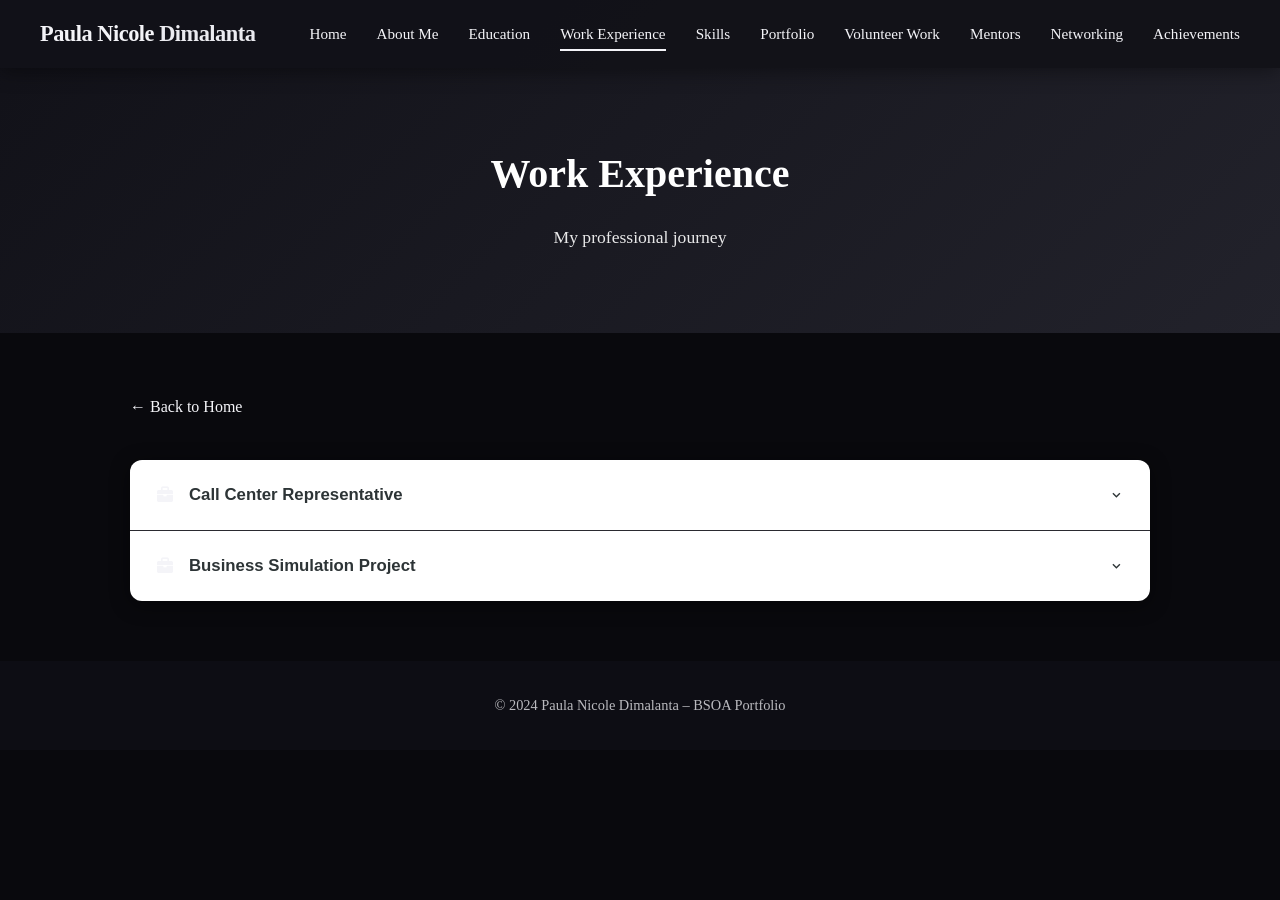
<file: workexperiences.html>
<!DOCTYPE html>
<html lang="en">
<head>
    <meta charset="UTF-8">
    <meta name="viewport" content="width=device-width, initial-scale=1.0">
    <title>Work Experience</title>
    <link rel="stylesheet" href="css/style.css">
    <link href='https://unpkg.com/boxicons@2.1.4/css/boxicons.min.css' rel='stylesheet'>
</head>
<body>

    <header class="navbar">
        <a href="index.html" class="logo">Paula Nicole <span>Dimalanta</span></a>
        <i class='bx bx-menu' id="menu-icon"></i>
        <nav class="navbar-links">
            <a href="index.html">Home</a>
            <a href="about.html">About Me</a>
            <a href="education.html">Education</a>
            <a href="workexperiences.html" class="active">Work Experience</a>
            <a href="skills.html">Skills</a>
            <a href="portfolio.html">Portfolio</a>
            <a href="volunteer.html">Volunteer Work</a>
            <a href="mentors.html">Mentors</a>
            <a href="networking.html">Networking</a>
            <a href="achievements.html">Achievements</a>
        </nav>
    </header>

    <header class="page-header">
        <h1>Work Experience</h1>
        <p>My professional journey</p>
    </header>

    <main class="main-content">
        <a href="index.html" class="back-link">← Back to Home</a>
        
        <div class="faqs-container">
            <div class="faq-item">
                <button class="faq-question">
                    <i class='bx bxs-briefcase'></i>
                    <span>Call Center Representative</span>
                    <i class='bx bx-chevron-down faq-toggle'></i>
                </button>
                <div class="faq-answer">
                    <div class="content-split">
                        <div class="text-block">
                            <div class="company">Call Center Company</div>
                            <div class="date">2025 - Present</div>
                            <ul style="list-style: disc; padding-left: 20px; margin-top: 15px;">
                                <li>Handled high-volume customer inquiries with professionalism and efficiency</li>
                                <li>Developed exceptional communication and active listening skills</li>
                                <li>Mastered problem-solving techniques for complex customer issues</li>
                                <li>Demonstrated strong multitasking abilities in a fast-paced environment</li>
                                <li>Balanced work responsibilities with academic commitments as a working student</li>
                                <li>Gained experience in customer relationship management and service excellence</li>
                            </ul>
                        </div>
                        <div class="image-group">
                            <img src="images/workexperience.jfif" alt="Call Center Work Environment" style="border-radius: 8px;"/>
                            <img src="images/workexperience1.jfif" alt="Call Center Operations" style="border-radius: 8px;"/>
                        </div>
                    </div>
                </div>
            </div>
            <div class="faq-item">
                <button class="faq-question">
                    <i class='bx bxs-briefcase'></i>
                    <span>Business Simulation Project</span>
                    <i class='bx bx-chevron-down faq-toggle'></i>
                </button>
                <div class="faq-answer">
                    <div class="content-split">
                        <div class="text-block">
                            <div class="company">Business Simulation Project</div>
                            <div class="date">2024 - 2025</div>
                            <ul style="list-style: disc; padding-left: 20px; margin-top: 15px;">
                                <li>Participated in a strategic business simulation to practice decision-making and financial planning</li>
                                <li>Analyzed market trends, managed budgets, and adjusted pricing strategies for growth</li>
                                <li>Collaborated with a team to develop marketing plans and operational improvements</li>
                                <li>Presented business results and insights to stakeholders with clear data-driven recommendations</li>
                                <li>Strengthened leadership, problem-solving, and business acumen through realistic scenarios</li>
                            </ul>
                        </div>
                        <div class="image-group">
                            <img src="images/business.jfif" alt="Business Simulation" style="border-radius: 8px;"/>
                        </div>
                    </div>
                </div>
            </div>
        </div>
    </main>

    <footer>
        <p>&copy; 2024 Paula Nicole Dimalanta – BSOA Portfolio</p>
    </footer>

    <script src="script.js"></script>
    <script>
        document.querySelectorAll('.faq-question').forEach(button => {
            button.addEventListener('click', function() {
                const faqItem = this.closest('.faq-item');
                faqItem.classList.toggle('active');
            });
        });
    </script>
</body>
</html>
</file>
<file: css/style.css>
:root {
    --primary: #2d3436;
    --secondary: #8a8f9b;
    --accent: #f4f4f8;
    --accent-hover: #ebebf0;
    --bg-dark: #09090d;
    --bg-light: #14141a;
    --bg-white: #ffffff;
    --text-dark: #2d3436;
    --text-light: #8a8f9b;
    --text-white: #f4f4f8;
    --border: #2a2a30;
    --shadow: rgba(0, 0, 0, 0.45);
    --section-padding: 80px 20px;
    --container-width: 1100px;
    --transition: all 0.3s ease;
}



* {
    margin: 0;
    padding: 0;
    box-sizing: border-box;
}

html {
    scroll-behavior: smooth;
}

body {
    font-family: 'Times New Roman', Times, serif;
    line-height: 1.7;
    color: var(--text-white);
    background: var(--bg-dark);
    min-height: 100vh;
}

a {
    text-decoration: none;
    color: inherit;
}

ul {
    list-style: none;
}

img {
    max-width: 100%;
    height: auto;
}

.navbar {
    position: fixed;
    top: 0;
    left: 0;
    right: 0;
    background: rgba(18, 18, 24, 0.96);
    box-shadow: 0 2px 20px var(--shadow);
    z-index: 1000;
    padding: 15px 40px;
    display: flex;
    justify-content: space-between;
    align-items: center;
}

.navbar-profile-pic {
    display: none;
}

.logo {
    font-size: 1.4rem;
    font-weight: 700;
    color: var(--accent);
    letter-spacing: -0.5px;
}

.logo span {
    color: var(--accent-hover);
}

.navbar-links {
    display: flex;
    gap: 30px;
    align-items: center;
}

.navbar-links a {
    font-size: 0.95rem;
    font-weight: 500;
    color: var(--accent);
    transition: var(--transition);
    position: relative;
}

.navbar-links a::after {
    content: '';
    position: absolute;
    bottom: -4px;
    left: 0;
    width: 0;
    height: 2px;
    background: var(--accent);
    transition: var(--transition);
}

.navbar-links a:hover,
.navbar-links a.active {
    color: var(--accent);
}

.navbar-links a:hover::after,
.navbar-links a.active::after {
    width: 100%;
}

#menu-icon {
    display: none;
    font-size: 1.8rem;
    cursor: pointer;
    z-index: 1101;
    padding: 12px;
    touch-action: manipulation;
    color: var(--accent);
}

.hero-section {
    min-height: 100vh;
    display: flex;
    align-items: center;
    justify-content: center;
    padding: 120px 40px 80px;
    background: linear-gradient(135deg, #101016 0%, #1e1e26 100%);
}

.hero-content {
    max-width: var(--container-width);
    margin: 0 auto;
    display: grid;
    grid-template-columns: 1fr 1fr;
    gap: 60px;
    align-items: center;
}

.hero-text h1 {
    font-size: 3rem;
    font-weight: 700;
    color: var(--accent);
    margin-bottom: 10px;
    line-height: 1.2;
}

.hero-text h1 span {
    color: var(--accent-hover);
}

.hero-text .tagline {
    font-size: 1.3rem;
    color: var(--secondary);
    margin-bottom: 20px;
}

.hero-text .subtitle {
    font-size: 1.1rem;
    color: var(--text-light);
    margin-bottom: 30px;
    max-width: 500px;
}

.btn {
    display: inline-block;
    padding: 14px 32px;
    background: var(--accent);
    color: var(--text-dark);
    border-radius: 8px;
    font-weight: 600;
    font-size: 1rem;
    transition: var(--transition);
    border: none;
    cursor: pointer;
    position: relative;
    overflow: hidden;
}

.btn:hover {
    background: var(--accent-hover);
    transform: translateY(-2px);
    box-shadow: 0 8px 25px rgba(0, 0, 0, 0.18);
}

.btn-outline {
    background: transparent;
    border: 2px solid var(--accent);
    color: var(--accent);
    margin-left: 15px;
}

.btn-outline:hover {
    background: var(--accent);
    color: white;
}

.ripple {
    position: absolute;
    border-radius: 50%;
    transform: scale(0);
    animation: ripple-animation 0.6s linear;
    background: rgba(108, 92, 231, 0.4);
    pointer-events: none;
    z-index: 2;
}

@keyframes ripple-animation {
    to {
        transform: scale(2.5);
        opacity: 0;
    }
}

.hero-image {
    display: flex;
    justify-content: center;
}

.hero-image img {
    width: 100%;
    max-width: 400px;
    border-radius: 20px;
    box-shadow: 0 20px 60px rgba(0, 0, 0, 0.15);
    transition: opacity 0.5s;
    opacity: 1;
}

.hero-image img.fade-out {
    opacity: 0;
}



.page-header {
    background: linear-gradient(135deg, #111118 0%, #22222b 100%);
    color: white;
    padding: 140px 40px 80px;
    text-align: center;
}

.page-header h1 {
    font-size: 2.5rem;
    font-weight: 700;
    margin-bottom: 15px;
}

.page-header p {
    font-size: 1.1rem;
    opacity: 0.9;
}

.main-content {
    max-width: var(--container-width);
    margin: 0 auto;
    padding: 60px 40px;
}

.back-link {
    display: inline-flex;
    align-items: center;
    gap: 8px;
    color: var(--accent);
    font-weight: 500;
    margin-bottom: 40px;
    transition: var(--transition);
}

.back-link:hover {
    transform: translateX(-5px);
}

.content-section {
    background: var(--bg-white);
    border-radius: 12px;
    padding: 40px;
    margin-bottom: 30px;
    box-shadow: 0 4px 20px var(--shadow);
    transition: var(--transition);
    animation: fadeIn 0.5s ease forwards;
}

.content-section:hover {
    transform: translateY(-5px);
    box-shadow: 0 8px 30px var(--shadow);
}

.content-section h2 {
    font-size: 1.8rem;
    color: var(--primary);
    margin-bottom: 20px;
    position: relative;
    padding-bottom: 15px;
}

.content-section h2::after {
    content: '';
    position: absolute;
    bottom: 0;
    left: 0;
    width: 60px;
    height: 3px;
    background: var(--accent);
    border-radius: 2px;
}

.content-section p {
    color: var(--text-dark);
    font-size: 1.05rem;
}

.content-section ul li {
    color: var(--text-dark);
}

.content-split {
    display: flex;
    align-items: flex-start;
    justify-content: space-between;
    gap: 30px;
    flex-wrap: wrap;
}

.content-split .text-block {
    flex: 1 1 320px;
    min-width: 0;
}

.content-split .image-group {
    flex: 0 0 clamp(260px, 38%, 360px);
    display: flex;
    flex-direction: column;
    gap: 16px;
    justify-content: space-between;
}

.content-section img,
.image-group img,
.center-image img {
    width: 100%;
    height: auto;
    max-height: 240px;
    border-radius: 12px;
    object-fit: cover;
}

.center-image {
    text-align: center;
    margin-top: 20px;
    width: 100%;
    display: flex;
    justify-content: center;
}

.center-image img {
    max-width: 680px;
    max-height: 360px;
    width: 100%;
    height: auto;
}

.milestone-item {
    background: var(--bg-white);
    border-radius: 16px;
    padding: 28px 32px;
    margin-bottom: 24px;
    box-shadow: 0 4px 20px var(--shadow);
    transition: all 0.4s cubic-bezier(0.175, 0.885, 0.32, 1.275);
    position: relative;
    overflow: hidden;
    animation: fadeIn 0.5s ease forwards;
}

.milestone-item::before {
    content: '';
    position: absolute;
    left: 0;
    top: 0;
    bottom: 0;
    width: 5px;
    background: linear-gradient(180deg, var(--accent) 0%, #8b7cf7 100%);
    border-radius: 16px 0 0 16px;
}

.milestone-item:hover {
    transform: translateY(-6px);
    box-shadow: 0 12px 40px rgba(108, 92, 231, 0.2);
}

.milestone-item h3 {
    font-size: 1.5rem;
    color: var(--primary);
    margin-bottom: 12px;
    font-weight: 600;
}

.milestone-item .date {
    display: inline-flex;
    align-items: center;
    gap: 8px;
    background: linear-gradient(135deg, rgba(255,255,255,0.12) 0%, rgba(255,255,255,0.08) 100%);
    color: var(--text-dark);
    padding: 8px 18px;
    border-radius: 25px;
    font-size: 0.9rem;
    font-weight: 600;
    margin-bottom: 16px;
}

.milestone-item .date i {
    font-size: 1rem;
}

.milestone-item p {
    color: var(--text-dark);
    font-size: 1.05rem;
    line-height: 1.7;
}

.skills-category {
    background: rgba(255, 255, 255, 0.06);
    border: 1px solid rgba(255, 255, 255, 0.12);
    border-radius: 12px;
    padding: 40px;
    margin-bottom: 30px;
    box-shadow: 0 10px 40px rgba(0, 0, 0, 0.35);
}

.skills-category h2 {
    font-size: 1.6rem;
    color: var(--accent);
    margin-bottom: 10px;
}

.hint-text {
    color: var(--text-light);
    font-size: 0.9rem;
    margin-bottom: 25px;
}

.skills-grid {
    display: flex;
    flex-wrap: wrap;
    gap: 12px;
    margin-bottom: 25px;
}

.skill-tag {
    background: rgba(255, 255, 255, 0.08);
    color: var(--text-white);
    padding: 10px 20px;
    border-radius: 25px;
    font-weight: 500;
    cursor: pointer;
    border: 1px solid rgba(255, 255, 255, 0.18);
    transition: var(--transition);
}

.skill-tag:hover {
    background: rgba(255, 255, 255, 0.16);
    color: var(--text-white);
}

.skill-content {
    display: none;
    padding: 25px;
    background: rgba(255, 255, 255, 0.08);
    border-radius: 10px;
    margin-top: 20px;
    color: var(--text-white);
}

.skill-content.active {
    display: block;
    animation: fadeIn 0.3s ease;
}

.skill-content h3 {
    color: var(--accent);
    margin-bottom: 15px;
}

.skill-content p {
    color: var(--text-light);
}

.experience-item {
    background: var(--bg-white);
    border-radius: 12px;
    padding: 35px;
    margin-bottom: 25px;
    box-shadow: 0 4px 20px var(--shadow);
    transition: var(--transition);
    animation: fadeIn 0.5s ease forwards;
}

.experience-item:hover {
    transform: translateY(-5px);
}

.experience-item h3 {
    font-size: 1.4rem;
    color: var(--primary);
    margin-bottom: 8px;
}

.experience-item .company {
    color: var(--accent);
    font-weight: 600;
    margin-bottom: 5px;
}

.experience-item .date {
    color: var(--text-dark);
    font-size: 0.95rem;
    margin-bottom: 20px;
}

.experience-item ul {
    list-style: disc;
    padding-left: 20px;
}

.experience-item li {
    color: var(--text-dark);
    margin-bottom: 8px;
}

.contact-section {
    padding: 120px 40px 80px;
    max-width: 840px;
    margin: 0 auto;
    background: rgba(255,255,255,0.04);
    border: 1px solid rgba(255,255,255,0.12);
    border-radius: 24px;
    box-shadow: 0 20px 60px rgba(0, 0, 0, 0.45);
}

.contact-section .heading {
    font-size: 2.5rem;
    text-align: center;
    color: var(--accent);
    margin-bottom: 15px;
}

.contact-section .heading span {
    color: var(--accent-hover);
}

.contact-section > p {
    text-align: center;
    color: var(--text-light);
    margin-bottom: 40px;
}

.contact-form {
    background: rgba(255,255,255,0.08);
    padding: 40px;
    border-radius: 18px;
    box-shadow: inset 0 0 0 1px rgba(255,255,255,0.08), 0 10px 30px rgba(0, 0, 0, 0.25);
}

.input-group {
    margin-bottom: 25px;
}

.input-group label {
    display: block;
    color: var(--text-white);
    font-weight: 600;
    margin-bottom: 8px;
}

.input-group input,
.input-group textarea {
    width: 100%;
    padding: 14px 18px;
    border: 2px solid rgba(255,255,255,0.22);
    border-radius: 12px;
    font-size: 1rem;
    font-family: inherit;
    transition: var(--transition);
    background: rgba(255,255,255,0.12);
    color: var(--text-white);
}

.input-group input::placeholder,
.input-group textarea::placeholder {
    color: rgba(255,255,255,0.65);
}

.input-group input:focus,
.input-group textarea:focus {
    outline: none;
    border-color: var(--accent);
    background: rgba(255,255,255,0.15);
}

.input-group textarea {
    min-height: 150px;
    resize: vertical;
}

.contact-details {
    margin-top: 40px;
    text-align: center;
}

.contact-details h3 {
    font-size: 1.4rem;
    color: var(--text-white);
    margin-bottom: 20px;
}

.contact-details ul {
    list-style: none;
    padding: 0;
}

.contact-details li {
    display: flex;
    align-items: center;
    justify-content: center;
    gap: 12px;
    color: var(--text-light);
    margin-bottom: 15px;
    font-size: 1.05rem;
}

.contact-details li i {
    color: var(--accent);
    font-size: 1.2rem;
}

.popup-modal {
    display: none;
    position: fixed;
    top: 0;
    left: 0;
    width: 100%;
    height: 100%;
    background: rgba(0, 0, 0, 0.5);
    z-index: 2000;
    align-items: center;
    justify-content: center;
}

.popup-modal.active {
    display: flex;
}

.popup-modal-content {
    background: var(--bg-white);
    padding: 40px 50px;
    border-radius: 12px;
    text-align: center;
    position: relative;
    animation: fadeIn 0.3s ease;
    max-width: 400px;
}

.popup-modal-content h2 {
    color: var(--primary);
    margin-bottom: 10px;
}

.popup-modal-content p {
    color: var(--text-dark);
    margin-bottom: 20px;
}

.popup-modal-content .btn {
    padding: 12px 30px;
    font-size: 1rem;
}

.gallery-section {
    padding: var(--section-padding);
    text-align: center;
}

.gallery-grid {
    display: grid;
    grid-template-columns: repeat(auto-fit, minmax(240px, 1fr));
    gap: 28px;
    justify-items: center;
    align-items: start;
    margin: 0 auto;
    max-width: 1200px;
    padding: 20px;
}

.gallery-item {
    background: var(--bg-white);
    border-radius: 16px;
    box-shadow: 0 4px 20px var(--shadow);
    padding: 16px;
    display: flex;
    flex-direction: column;
    align-items: center;
    cursor: pointer;
    transition: all 0.4s cubic-bezier(0.175, 0.885, 0.32, 1.275);
    position: relative;
    z-index: 1;
    width: 100%;
    max-width: 280px;
    animation: fadeIn 0.5s ease forwards;
}

.gallery-item:hover {
    box-shadow: 0 12px 40px rgba(108, 92, 231, 0.2);
    transform: translateY(-8px);
}

.gallery-item img {
    width: 100%;
    height: 240px;
    object-fit: cover;
    border-radius: 12px;
    box-shadow: 0 4px 12px rgba(0,0,0,0.1);
    transition: all 0.4s ease;
}

.gallery-item:hover img {
    transform: scale(1.02);
}

.gallery-item-info {
    margin-top: 16px;
    width: 100%;
    text-align: center;
}

.gallery-item-info h4 {
    margin: 0 0 8px;
    font-size: 1.05rem;
    color: #2d3436;
}

.gallery-item-info p {
    margin: 0;
    font-size: 0.95rem;
    line-height: 1.6;
    color: var(--text-dark);
}

.faq-item {
    border-bottom: 1px solid var(--border);
}

.faq-item:last-child {
    border-bottom: none;
}

.faq-question {
    width: 100%;
    padding: 25px;
    background: none;
    border: none;
    display: flex;
    align-items: center;
    gap: 15px;
    cursor: pointer;
    font-size: 1.05rem;
    font-weight: 600;
    color: var(--primary);
    text-align: left;
    transition: var(--transition);
}

.faq-question:hover {
    background: var(--bg-light);
}

.faq-question i:first-child {
    color: var(--accent);
    font-size: 1.2rem;
}

.faq-toggle {
    margin-left: auto;
    transition: var(--transition);
}

.faq-item.active .faq-toggle {
    transform: rotate(180deg);
}

.faq-answer {
    max-height: 0;
    overflow: hidden;
    transition: max-height 0.3s ease;
    padding: 0 25px;
    color: var(--text-dark);
}

.faq-answer p,
.faq-answer ul,
.faq-answer li {
    color: var(--text-dark);
}

.faq-item.active .faq-answer {
    max-height: 1000px;
    padding: 0 25px 25px;
}

.faqs-container {
    background: var(--bg-white);
    border-radius: 12px;
    box-shadow: 0 4px 20px var(--shadow);
    overflow: hidden;
}

.achievement-card h3 {
    color: var(--primary);
    margin-bottom: 15px;
}

.achievement-content p {
    color: var(--text-dark);
    line-height: 1.6;
}

.contact {
    padding: 5rem 0;
    background: linear-gradient(135deg, #101016 0%, #1a1a22 100%);
    color: var(--accent);
    text-align: center;
}

.contact h2 {
    font-size: 2.5rem;
    margin-bottom: 1rem;
}

.contact p {
    opacity: 0.9;
    margin-bottom: 2rem;
    font-size: 1.1rem;
}

.contact-email {
    font-size: 1.3rem;
    color: var(--accent-hover);
    text-decoration: none;
    transition: color 0.3s;
}

.contact-email:hover {
    color: var(--accent);
}

footer {
    padding: 2rem;
    text-align: center;
    background: #0d0d14;
    color: var(--accent);
}

footer p {
    opacity: 0.75;
    font-size: 0.9rem;
}

@keyframes fadeIn {
    from {
        opacity: 0;
        transform: translateY(10px);
    }
    to {
        opacity: 1;
        transform: translateY(0);
    }
}

@media (max-width: 760px) {
    .content-split {
        flex-direction: column;
    }

    .content-split .text-block,
    .content-split .image-group {
        width: 100%;
        flex: 1 1 100%;
        max-width: 100%;
    }

    .content-split .image-group {
        gap: 12px;
        margin-top: 20px;
    }

    .content-split .image-group img {
        max-height: 220px;
    }
}

@media (max-width: 900px) {
    .hero-content {
        grid-template-columns: 1fr;
        text-align: center;
    }
    
    .hero-text .subtitle {
        margin: 0 auto 30px;
    }
    
    .hero-image {
        order: -1;
    }
    
    .hero-image img {
        max-width: 300px;
    }
    
    .navbar {
        padding: 12px 20px;
    }

    .navbar-links {
        position: fixed;
        top: 60px;
        left: 0;
        right: 0;
        background: rgba(18, 18, 24, 0.98);
        flex-direction: column;
        padding: 30px 20px 20px;
        gap: 18px;
        box-shadow: 0 10px 30px var(--shadow);
        max-height: calc(100vh - 60px);
        overflow-y: auto;
        transform: translateX(-100%);
        transition: transform 0.3s ease;
        z-index: 999;
        pointer-events: none;
    }
    
    .navbar-links.active {
        transform: translateX(0);
        pointer-events: auto;
    }

    .navbar-links a {
        width: 100%;
        text-align: center;
        padding: 12px 0;
    }
    
    #menu-icon {
        display: block;
    }
}

@media (max-width: 600px) {
    .navbar {
        padding: 12px 20px;
    }

    .navbar-links {
        padding: 20px 18px;
        gap: 16px;
    }

    .navbar-links a {
        width: 100%;
        text-align: center;
        padding: 12px 0;
    }

    .hero-section {
        padding: 80px 20px 60px;
        min-height: auto;
    }

    .hero-content {
        gap: 30px;
    }

    .hero-text h1 {
        font-size: 2rem;
        line-height: 1.2;
    }

    .hero-text .tagline {
        font-size: 1.15rem;
    }

    .hero-text .subtitle {
        font-size: 1rem;
        max-width: 100%;
        margin: 0 auto 25px;
    }

    .hero-image {
        width: 100%;
    }

    .hero-image img {
        max-width: 100%;
        height: auto;
    }

    .page-header h1 {
        font-size: 2rem;
    }
    
    .content-section,
    .skills-category,
    .contact-form {
        padding: 25px;
    }
    
    .btn {
        display: block;
        width: 100%;
        text-align: center;
        margin-left: 0;
        margin-top: 15px;
    }

    .main-content {
        padding: 30px 18px;
    }

    .page-header {
        padding: 90px 20px 50px;
    }

    .content-section {
        padding: 20px;
        margin-bottom: 24px;
    }

    .content-section h2 {
        font-size: 1.6rem;
    }

    .gallery-grid {
        padding: 0 10px 20px;
        gap: 18px;
    }

    .gallery-item {
        min-width: 100%;
        max-width: 100%;
    }

    .skills-grid {
        gap: 10px;
    }

    .skills-category,
    .experience-item,
    .milestone-item,
    .content-section,
    .contact-form {
        padding: 22px;
    }

    .contact-section {
        padding: 70px 18px 40px;
    }

    .contact-section .heading {
        font-size: 2rem;
    }

    .hero-text .btn {
        width: 100%;
        max-width: 100%;
    }

    .hero-text .btn + .btn {
        margin-left: 0;
        margin-top: 15px;
    }
}
</file>
<file: css/fullscreen-ripple.css>
.fullscreen-ripple {
    position: fixed;
    background: white;
    z-index: 9999;
    pointer-events: none;
    border-radius: 50%;
    transform: translate(-50%, -50%);
    animation: fullscreen-ripple-animation 0.5s ease-out forwards;
}

@keyframes fullscreen-ripple-animation {
    0% {
        width: 0;
        height: 0;
        left: var(--x);
        top: var(--y);
    }
    100% {
        width: 300vmax;
        height: 300vmax;
        left: var(--x);
        top: var(--y);
    }
}
</file>
